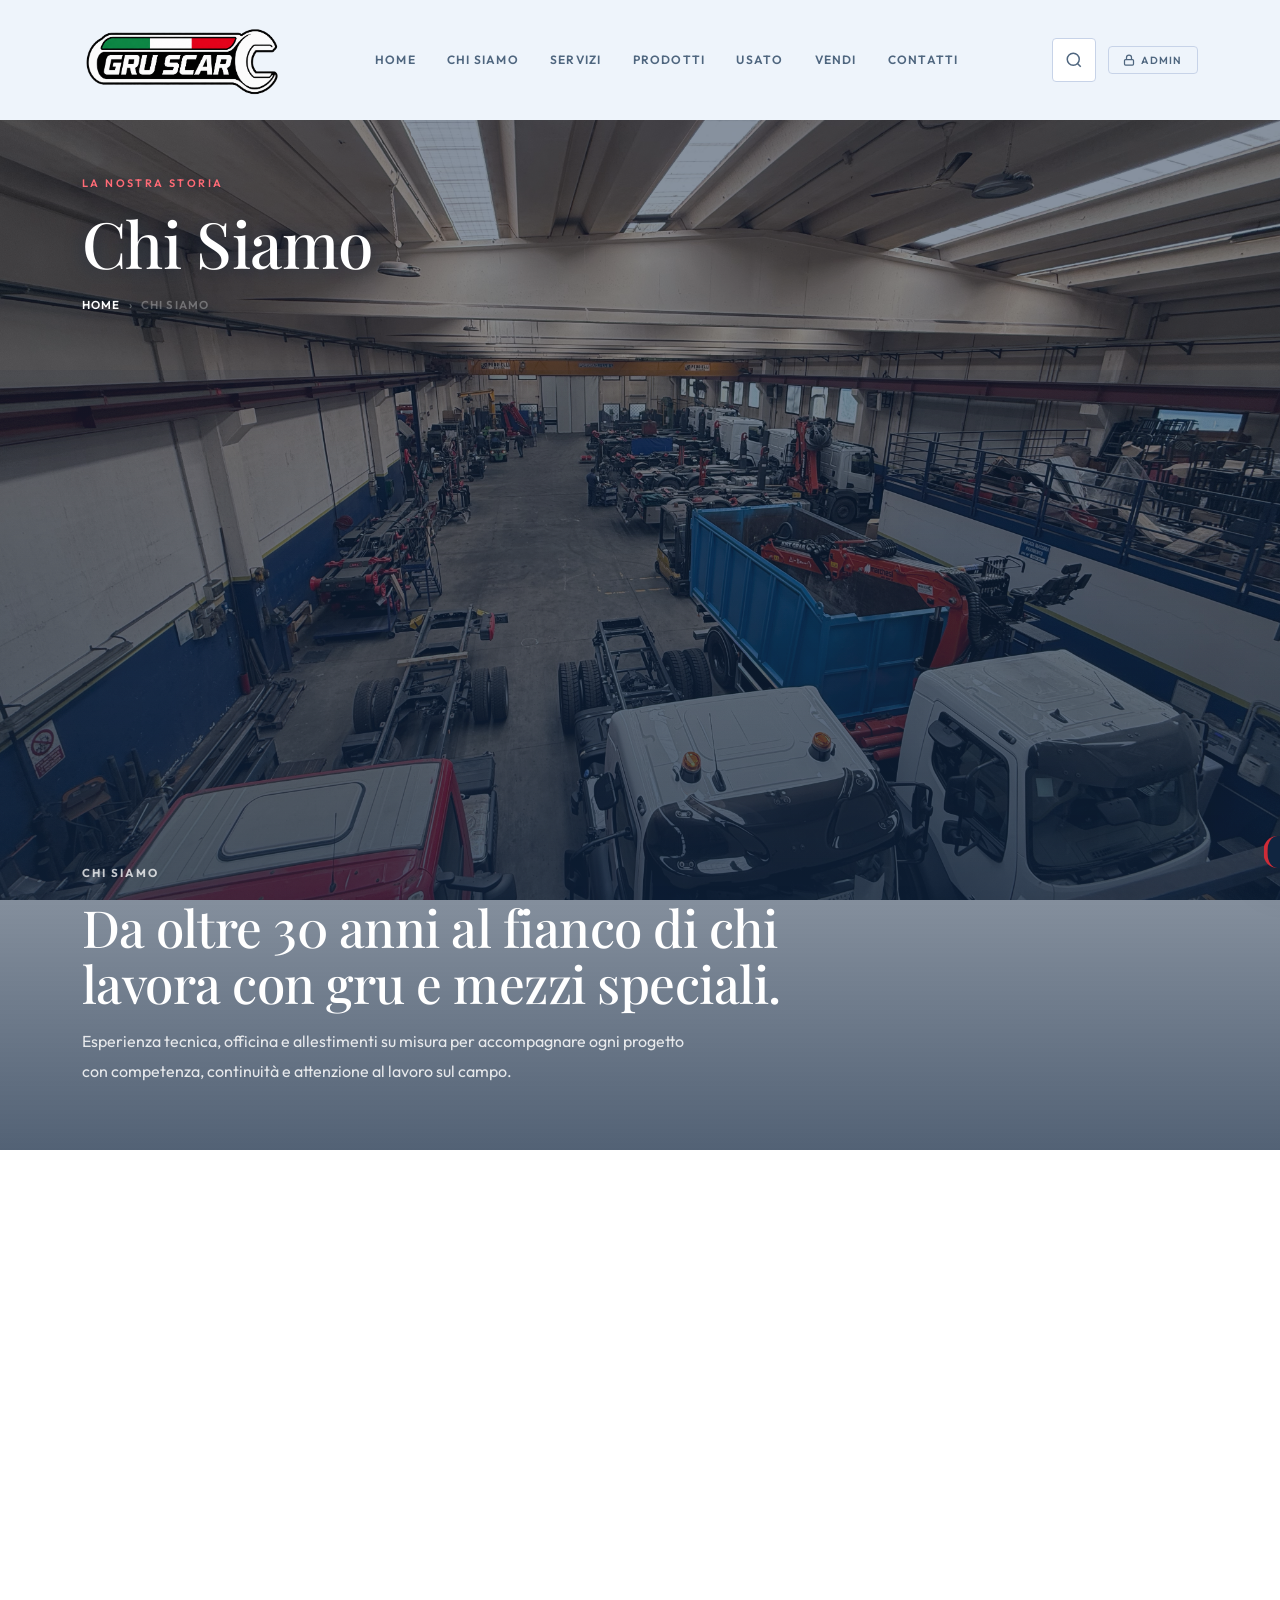
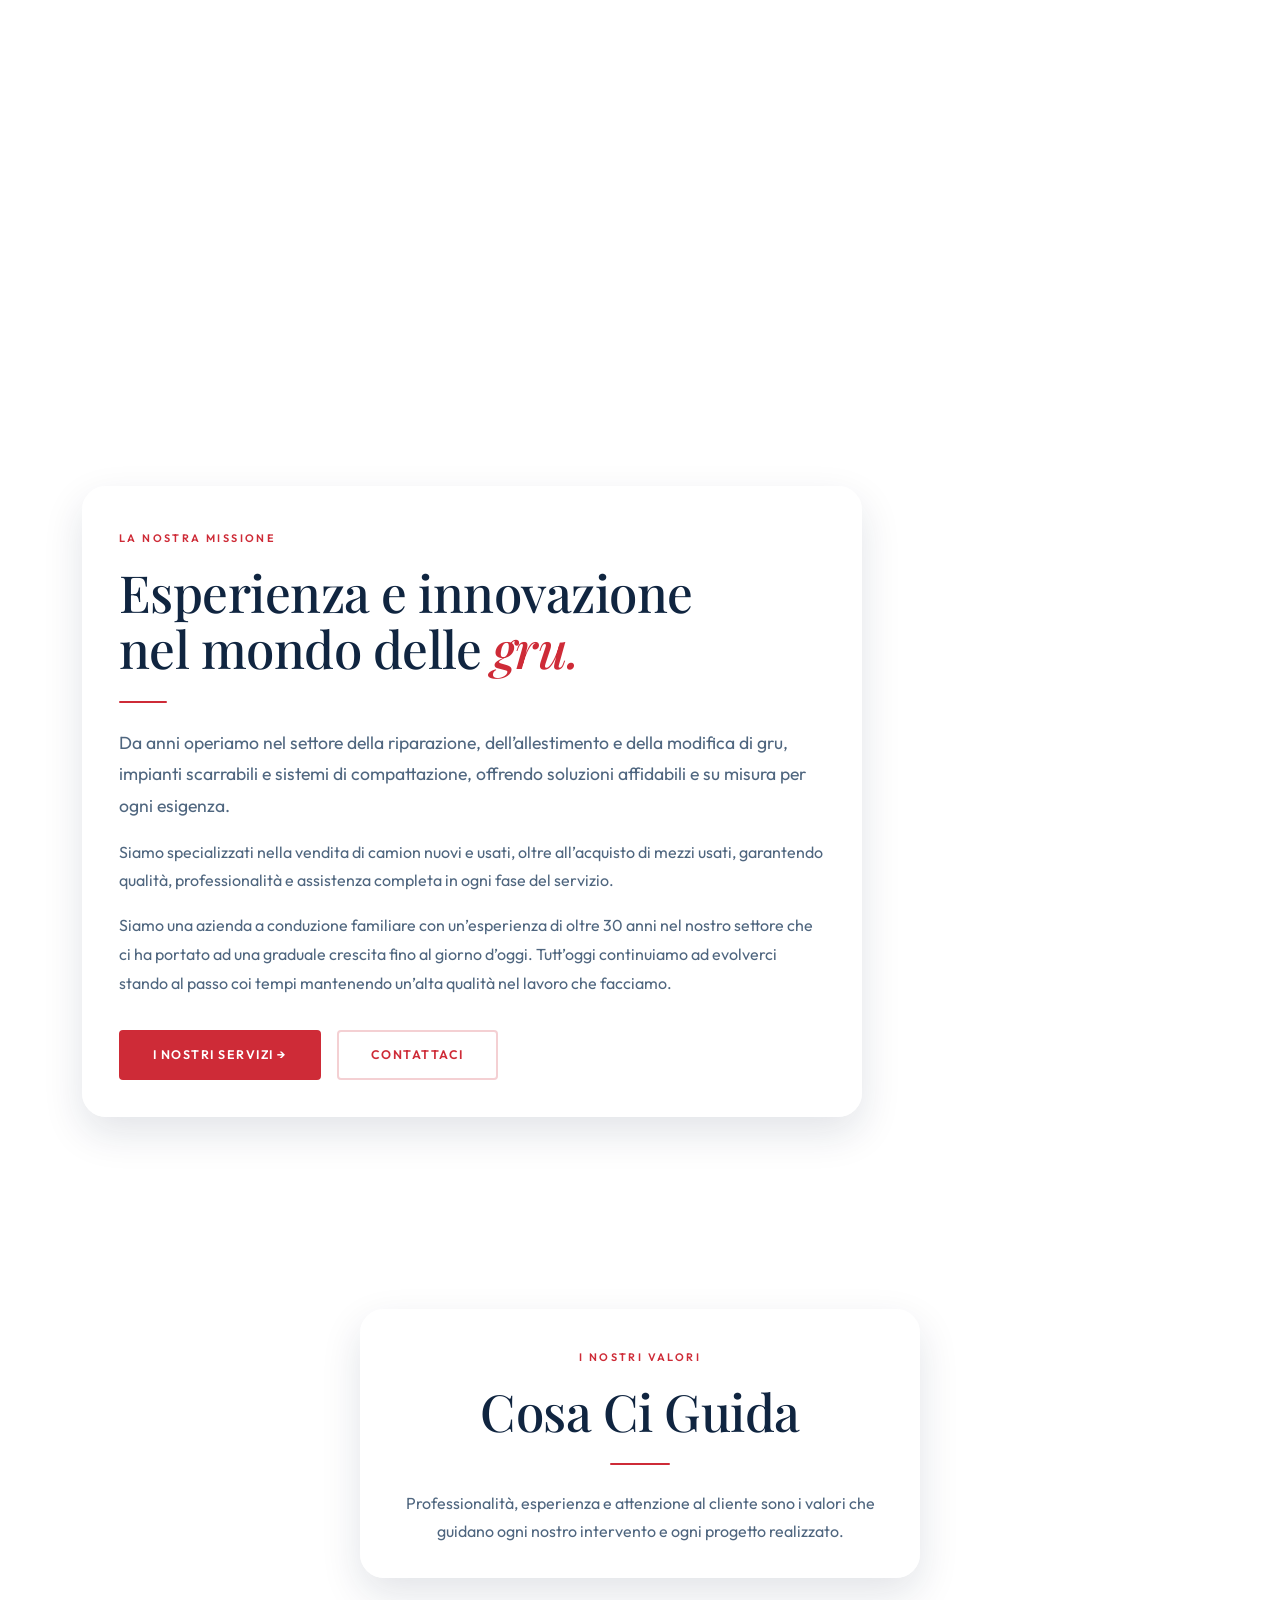
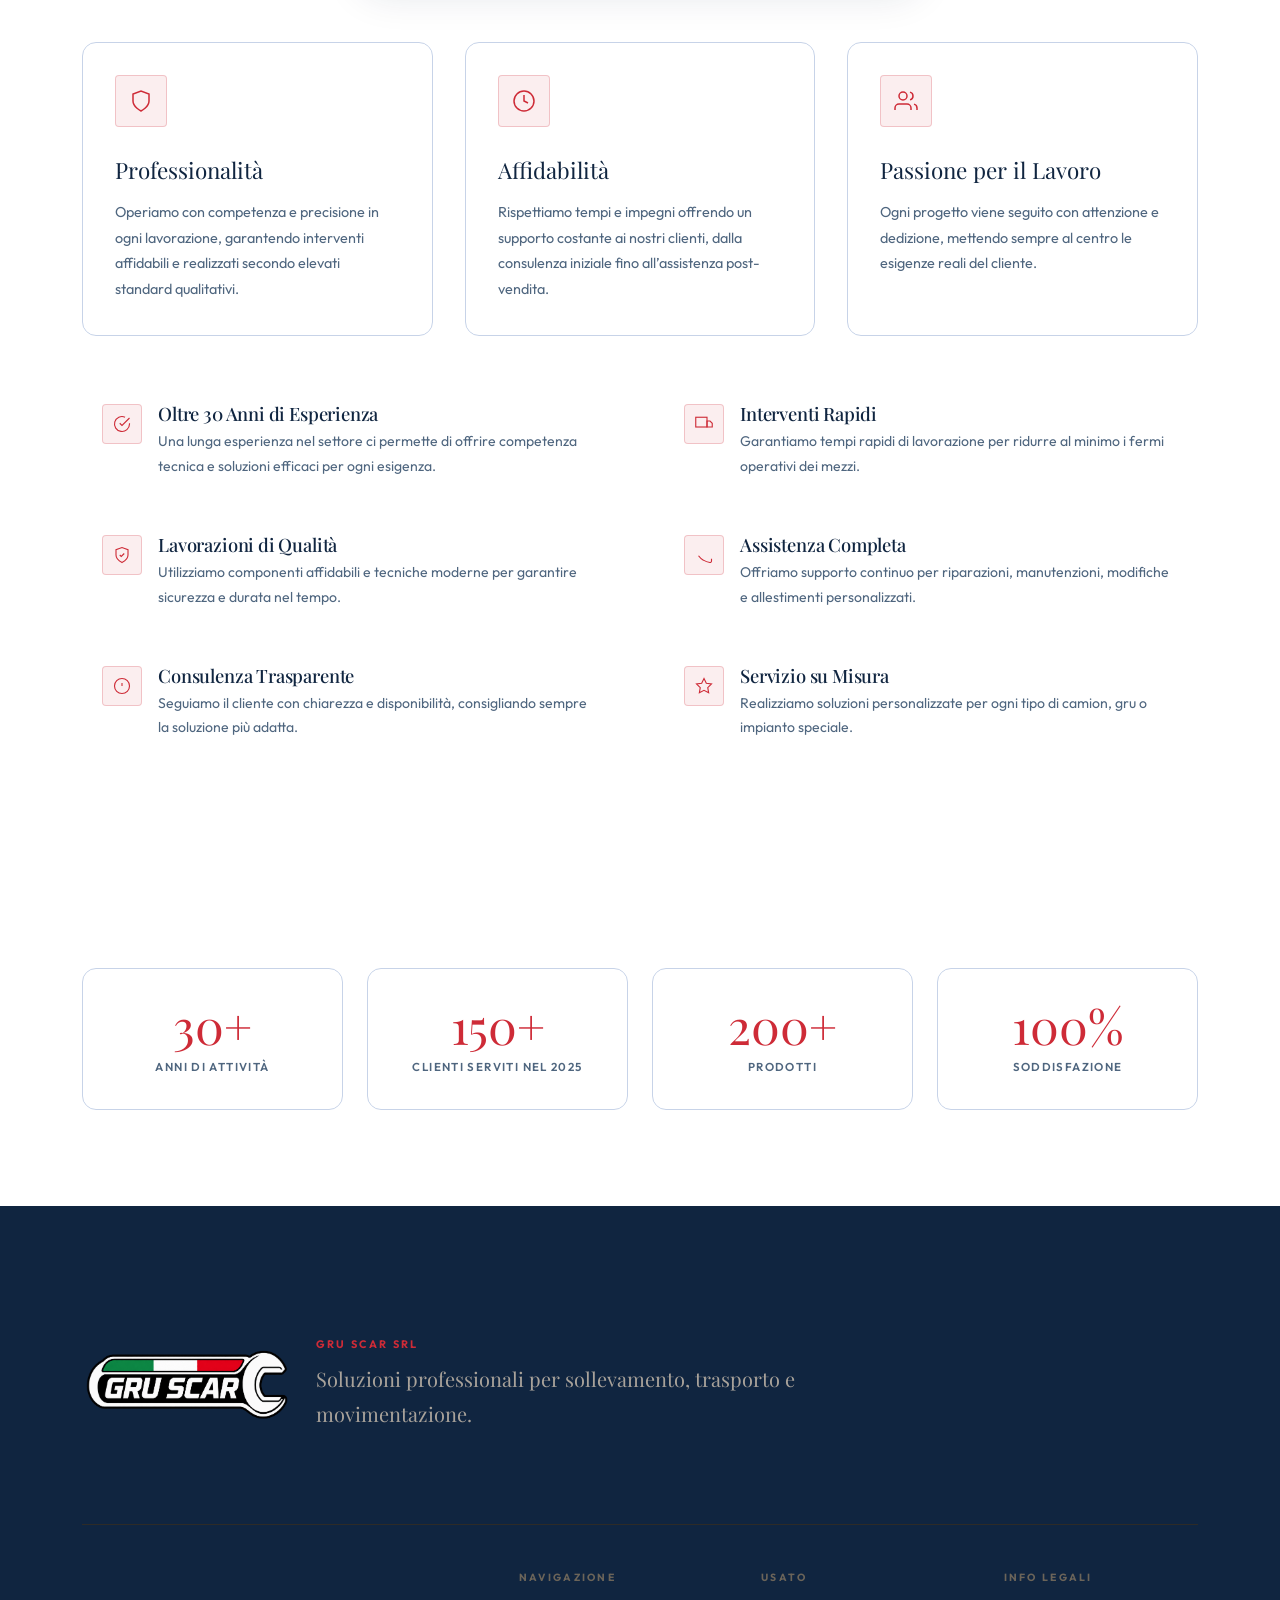
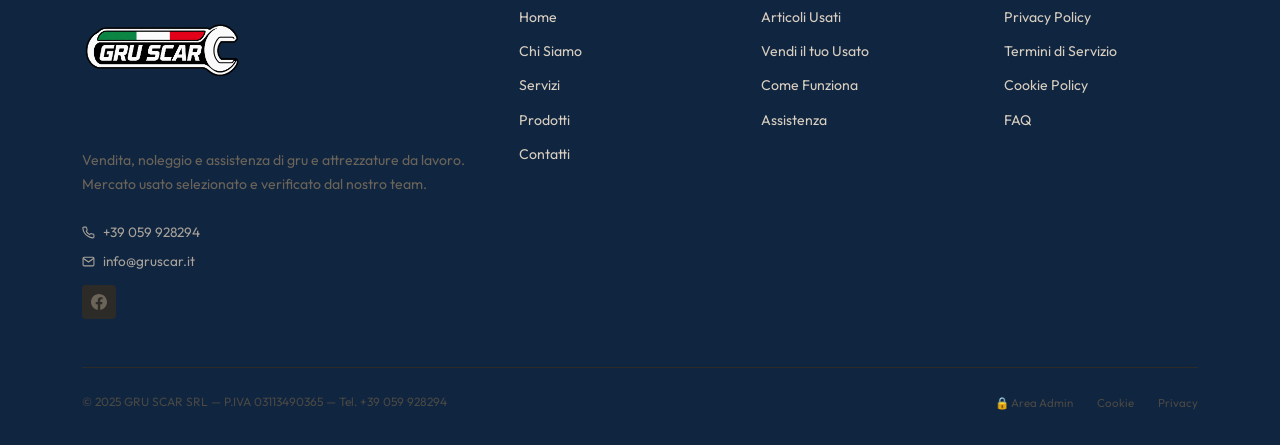
<file: chi-siamo.html>
<!DOCTYPE html>
<html lang="it">
<head>
  <meta charset="UTF-8">
  <meta name="viewport" content="width=device-width, initial-scale=1.0">
  <title>Chi Siamo — GRU SCAR SRL</title>
  <meta name="description" content="GRU SCAR SRL offre vendita, assistenza e riparazione di gru, impianti scarrabili, compattatori e camion nuovi e usati, con consulenza tecnica e mercato usato selezionato.">
  <link rel="canonical" href="https://www.gruscar.it/chi-siamo.html">
  <link rel="icon" type="image/png" href="logo.png">
  <link rel="apple-touch-icon" href="logo.png">
  <meta property="og:site_name" content="GRU SCAR SRL">
  <meta property="og:title" content="Chi Siamo — GRU SCAR SRL">
  <meta property="og:description" content="Scopri GRU SCAR SRL: vendita, assistenza e riparazione di gru, scarrabili, compattatori e camion.">
  <meta property="og:type" content="website">
  <meta property="og:url" content="https://www.gruscar.it/chi-siamo.html">
  <meta property="og:image" content="https://www.gruscar.it/logo.png">
  <meta name="twitter:card" content="summary">
  <link rel="preconnect" href="https://fonts.googleapis.com">
  <link href="https://fonts.googleapis.com/css2?family=Playfair+Display:ital,wght@0,400;0,500;0,600;1,400;1,500&family=Outfit:wght@300;400;500;600&display=swap" rel="stylesheet">
  <link rel="stylesheet" href="style.css">
  <style>
    body.about-page {
      background: transparent;
      position: relative;
    }
    .about-page-bg {
      position: fixed;
      top: var(--nav-h);
      right: 0;
      bottom: 0;
      left: 0;
      background: url('sfondo2.png') center center/cover no-repeat;
      z-index: 0;
    }
    .about-page-bg::after {
      content: '';
      position: absolute;
      inset: 0;
      background: rgba(16, 37, 64, 0.5);
    }
    .about-page > .page-header,
    .about-page > .about-hero-pin,
    .about-page > .section,
    .about-page > footer {
      position: relative;
      z-index: 1;
    }
    .about-page .page-header {
      background: transparent;
      backdrop-filter: none;
      -webkit-backdrop-filter: none;
      border-bottom: none;
    }
    .about-page .page-header h1 { color: #fff; text-shadow: 0 2px 18px rgba(16, 37, 64, 0.55); }
    .about-page .page-header .section-tag { color: #ff6b76; text-shadow: 0 1px 10px rgba(16, 37, 64, 0.6); }
    .about-page .breadcrumb { color: rgba(255, 255, 255, 0.75); }
    .about-page .breadcrumb a { color: #fff; }
    .about-page .section-alt {
      background: transparent;
      backdrop-filter: none;
      -webkit-backdrop-filter: none;
      border: none;
    }
    .about-page .glass-card .section-tag { color: var(--gold); text-shadow: none; }
    .about-page .glass-card {
      background: rgba(255, 255, 255, 0.84);
      backdrop-filter: blur(10px);
      -webkit-backdrop-filter: blur(10px);
      border: 1.5px solid rgba(255, 255, 255, 0.38);
      border-radius: var(--radius-xl);
      box-shadow: 0 16px 40px rgba(16, 37, 64, 0.12);
      padding: 2.25rem;
    }
    .about-hero-pin {
      height: 180vh;
      position: relative;
      background: transparent;
    }
    .about-hero-sticky {
      position: sticky;
      top: var(--nav-h);
      height: calc(100vh - var(--nav-h));
      overflow: hidden;
    }
    .about-hero-visual {
      position: relative;
      height: 100%;
      background: transparent;
    }
    .about-hero-visual::before {
      content: '';
      position: absolute;
      inset: 0;
      background: linear-gradient(180deg, rgba(16, 37, 64, 0.08), rgba(16, 37, 64, 0.72));
    }
    .about-hero-content {
      position: relative;
      z-index: 1;
      height: 100%;
      display: flex;
      flex-direction: column;
      justify-content: flex-end;
      padding-bottom: 4rem;
      color: #fff;
    }
    .about-hero-eyebrow {
      font-size: 0.72rem;
      font-weight: 700;
      letter-spacing: 0.18em;
      text-transform: uppercase;
      color: rgba(255,255,255,0.76);
      margin-bottom: 1rem;
    }
    .about-hero-content h2 {
      color: #fff;
      max-width: 720px;
      margin-bottom: 1rem;
    }
    .about-hero-content p {
      max-width: 620px;
      color: rgba(255,255,255,0.84);
      font-size: 1rem;
      line-height: 1.85;
    }
    .about-intro-copy {
      max-width: 780px;
    }
    .about-page .stat-box,
    .about-page .offer-card,
    .about-page .about-feat,
    .about-page .about-values-intro {
      background: rgba(255, 255, 255, 0.84);
      backdrop-filter: blur(10px);
      -webkit-backdrop-filter: blur(10px);
    }
    .about-values-intro {
      padding: 2rem 2.25rem;
      border: 1.5px solid rgba(255, 255, 255, 0.38);
      border-radius: var(--radius-xl);
      box-shadow: 0 16px 40px rgba(16, 37, 64, 0.12);
    }
    .about-page .about-feat {
      padding: 1.2rem;
      border: 1.5px solid rgba(255, 255, 255, 0.38);
      border-radius: var(--radius-lg);
      margin-bottom: 1rem;
    }
    @media (max-width: 1024px) {
      .about-hero-pin {
        height: 150vh;
      }
    }
    @media (max-width: 768px) {
      .about-hero-pin {
        height: auto;
      }
      .about-hero-sticky {
        position: relative;
        top: auto;
        height: 68vh;
        min-height: 420px;
      }
      .about-hero-content {
        padding-bottom: 2.5rem;
      }
      .about-page-bg {
        top: 0;
      }
    }
    @media (max-width: 640px) {
      .about-hero-sticky {
        height: 56vh;
        min-height: 340px;
      }
      .about-hero-content p {
        font-size: 0.94rem;
      }
    }
  </style>
</head>
<body class="about-page">
  <header id="navbar"></header>
  <div class="about-page-bg" aria-hidden="true"></div>

  <!-- PAGE HEADER -->
  <div class="page-header">
    <div class="container page-header-inner">
      <span class="section-tag">La Nostra Storia</span>
      <h1>Chi Siamo</h1>
      <div class="breadcrumb">
        <a href="index.html">Home</a>
        <span>›</span>
        <span>Chi Siamo</span>
      </div>
    </div>
  </div>

  <!-- ════════════ HERO STICKY ════════════ -->
  <section class="about-hero-pin">
    <div class="about-hero-sticky">
      <div class="about-hero-visual">
        <div class="container about-hero-content fade-in">
          <div class="about-hero-eyebrow">Chi Siamo</div>
          <h2>Da oltre 30 anni al fianco di chi lavora con gru e mezzi speciali.</h2>
          <p>Esperienza tecnica, officina e allestimenti su misura per accompagnare ogni progetto con competenza, continuità e attenzione al lavoro sul campo.</p>
        </div>
      </div>
    </div>
  </section>

  <!-- ════════════ INTRO ════════════ -->
  <section class="section section-alt">
    <div class="container">
      <div class="fade-in about-intro-copy glass-card">
          <span class="section-tag">La Nostra Missione</span>
          <h2>Esperienza e innovazione <br>nel mondo delle <em style="color:var(--gold);">gru.</em></h2>
          <div class="divider"></div>
          <p class="lead">Da anni operiamo nel settore della riparazione, dell’allestimento e della modifica di gru, impianti scarrabili e sistemi di compattazione, offrendo soluzioni affidabili e su misura per ogni esigenza.</p>
          <p style="color:var(--text-muted);margin-top:1rem;line-height:1.8;">Siamo specializzati nella vendita di camion nuovi e usati, oltre all’acquisto di mezzi usati, garantendo qualità, professionalità e assistenza completa in ogni fase del servizio.</p>
          <p style="color:var(--text-muted);margin-top:1rem;line-height:1.8;">Siamo una azienda a conduzione familiare con un’esperienza di oltre 30 anni nel nostro settore che ci ha portato ad una graduale crescita fino al giorno d’oggi. Tutt’oggi continuiamo ad evolverci stando al passo coi tempi mantenendo un’alta qualità nel lavoro che facciamo.</p>
          <div class="mt-2" style="display:flex;gap:1rem;flex-wrap:wrap;">
            <a href="cosa-offriamo.html" class="btn btn-gold">I Nostri Servizi →</a>
            <a href="contatti.html" class="btn btn-outline">Contattaci</a>
          </div>
      </div>
    </div>
  </section>

  <!-- ════════════ VALORI ════════════ -->
  <section class="section">

  <div class="container">

    <div class="text-center fade-in about-values-intro" style="max-width:560px;margin:0 auto 4rem;">

      <span class="section-tag">I Nostri Valori</span>

      <h2>Cosa Ci Guida</h2>

      <div class="divider-center"></div>

      <p style="color:var(--text-muted);">

        Professionalità, esperienza e attenzione al cliente sono i valori che guidano ogni nostro intervento e ogni progetto realizzato.

      </p>

    </div>

    <div class="grid-3 fade-in fade-in-d1">

      <div class="offer-card">

        <div class="offer-icon-box">

          <svg width="24" height="24" viewBox="0 0 24 24" fill="none" stroke="currentColor" stroke-width="1.5"><path d="M12 22s8-4 8-10V5l-8-3-8 3v7c0 6 8 10 8 10z"/></svg>

        </div>

        <div class="offer-title">Professionalità</div>

        <p style="color:var(--text-muted);font-size:.9rem;line-height:1.8;">

          Operiamo con competenza e precisione in ogni lavorazione, garantendo interventi affidabili e realizzati secondo elevati standard qualitativi.

        </p>

      </div>

      <div class="offer-card">

        <div class="offer-icon-box">

          <svg width="24" height="24" viewBox="0 0 24 24" fill="none" stroke="currentColor" stroke-width="1.5"><circle cx="12" cy="12" r="10"/><path d="M12 6v6l4 2"/></svg>

        </div>

        <div class="offer-title">Affidabilità</div>

        <p style="color:var(--text-muted);font-size:.9rem;line-height:1.8;">

          Rispettiamo tempi e impegni offrendo un supporto costante ai nostri clienti, dalla consulenza iniziale fino all’assistenza post-vendita.

        </p>

      </div>

      <div class="offer-card">

        <div class="offer-icon-box">

          <svg width="24" height="24" viewBox="0 0 24 24" fill="none" stroke="currentColor" stroke-width="1.5"><path d="M17 21v-2a4 4 0 0 0-4-4H5a4 4 0 0 0-4 4v2"/><circle cx="9" cy="7" r="4"/><path d="M23 21v-2a4 4 0 0 0-3-3.87"/><path d="M16 3.13a4 4 0 0 1 0 7.75"/></svg>

        </div>

        <div class="offer-title">Passione per il Lavoro</div>

        <p style="color:var(--text-muted);font-size:.9rem;line-height:1.8;">

          Ogni progetto viene seguito con attenzione e dedizione, mettendo sempre al centro le esigenze reali del cliente.

        </p>

      </div>

    </div>

    <!-- ABOUT FEATURES LIST -->

    <div class="grid-2 mt-3 fade-in fade-in-d2" style="align-items:start;">

      <div>

        <div class="about-feat">

          <div class="about-feat-icon">

            <svg width="18" height="18" viewBox="0 0 24 24" fill="none" stroke="currentColor" stroke-width="1.5"><path d="M22 11.08V12a10 10 0 1 1-5.93-9.14"/><polyline points="22 4 12 14.01 9 11.01"/></svg>

          </div>

          <div>

            <h4 style="margin-bottom:.3rem;">Oltre 30 Anni di Esperienza</h4>

            <p style="font-size:.88rem;color:var(--text-muted);">

              Una lunga esperienza nel settore ci permette di offrire competenza tecnica e soluzioni efficaci per ogni esigenza.

            </p>

          </div>

        </div>

        <div class="about-feat">

          <div class="about-feat-icon">

            <svg width="18" height="18" viewBox="0 0 24 24" fill="none" stroke="currentColor" stroke-width="1.5"><path d="M12 22s8-4 8-10V5l-8-3-8 3v7c0 6 8 10 8 10z"/><path d="m9 12 2 2 4-4"/></svg>

          </div>

          <div>

            <h4 style="margin-bottom:.3rem;">Lavorazioni di Qualità</h4>

            <p style="font-size:.88rem;color:var(--text-muted);">

              Utilizziamo componenti affidabili e tecniche moderne per garantire sicurezza e durata nel tempo.

            </p>

          </div>

        </div>

        <div class="about-feat">

          <div class="about-feat-icon">

            <svg width="18" height="18" viewBox="0 0 24 24" fill="none" stroke="currentColor" stroke-width="1.5"><circle cx="12" cy="12" r="10"/><line x1="12" y1="8" x2="12" y2="12"/><line x1="12" y1="16" x2="12.01" y2="16"/></svg>

          </div>

          <div>

            <h4 style="margin-bottom:.3rem;">Consulenza Trasparente</h4>

            <p style="font-size:.88rem;color:var(--text-muted);">

              Seguiamo il cliente con chiarezza e disponibilità, consigliando sempre la soluzione più adatta.

            </p>

          </div>

        </div>

      </div>

      <div>

        <div class="about-feat">

          <div class="about-feat-icon">

            <svg width="18" height="18" viewBox="0 0 24 24" fill="none" stroke="currentColor" stroke-width="1.5"><rect x="1" y="3" width="15" height="13"/><polygon points="16 8 20 8 23 11 23 16 16 16 16 8"/></svg>

          </div>

          <div>

            <h4 style="margin-bottom:.3rem;">Interventi Rapidi</h4>

            <p style="font-size:.88rem;color:var(--text-muted);">

              Garantiamo tempi rapidi di lavorazione per ridurre al minimo i fermi operativi dei mezzi.

            </p>

          </div>

        </div>

        <div class="about-feat">

          <div class="about-feat-icon">

            <svg width="18" height="18" viewBox="0 0 24 24" fill="none" stroke="currentColor" stroke-width="1.5"><path d="M22 16.92v3a2 2 0 0 1-2.18 2 19.79 19.79 0 0 1-8.63-3.07A19.5 19.5 0 0 1 4.69 13"/></svg>

          </div>

          <div>

            <h4 style="margin-bottom:.3rem;">Assistenza Completa</h4>

            <p style="font-size:.88rem;color:var(--text-muted);">

              Offriamo supporto continuo per riparazioni, manutenzioni, modifiche e allestimenti personalizzati.

            </p>

          </div>

        </div>

        <div class="about-feat">

          <div class="about-feat-icon">

            <svg width="18" height="18" viewBox="0 0 24 24" fill="none" stroke="currentColor" stroke-width="1.5"><polygon points="12 2 15.09 8.26 22 9.27 17 14.14 18.18 21.02 12 17.77 5.82 21.02 7 14.14 2 9.27 8.91 8.26 12 2"/></svg>

          </div>

          <div>

            <h4 style="margin-bottom:.3rem;">Servizio su Misura</h4>

            <p style="font-size:.88rem;color:var(--text-muted);">

              Realizziamo soluzioni personalizzate per ogni tipo di camion, gru o impianto speciale.

            </p>

          </div>

        </div>

      </div>

    </div>

  </div>

</section>

  <!-- ════════════ STATISTICHE ════════════ -->
  <section class="section section-alt">
    <div class="container">
      <div class="grid-4 fade-in">
        <div class="stat-box"><div class="stat-num">30+</div><div class="stat-lbl">Anni di Attività</div></div>
        <div class="stat-box"><div class="stat-num">150+</div><div class="stat-lbl">Clienti Serviti nel 2025</div></div>
        <div class="stat-box"><div class="stat-num">200+</div><div class="stat-lbl">Prodotti</div></div>
        <div class="stat-box"><div class="stat-num">100%</div><div class="stat-lbl">Soddisfazione</div></div>
      </div>
    </div>
  </section>

  

  <footer id="site-footer"></footer>
  <script src="main.js"></script>
  <script src="components.js"></script>
</body>
</html>
</file>
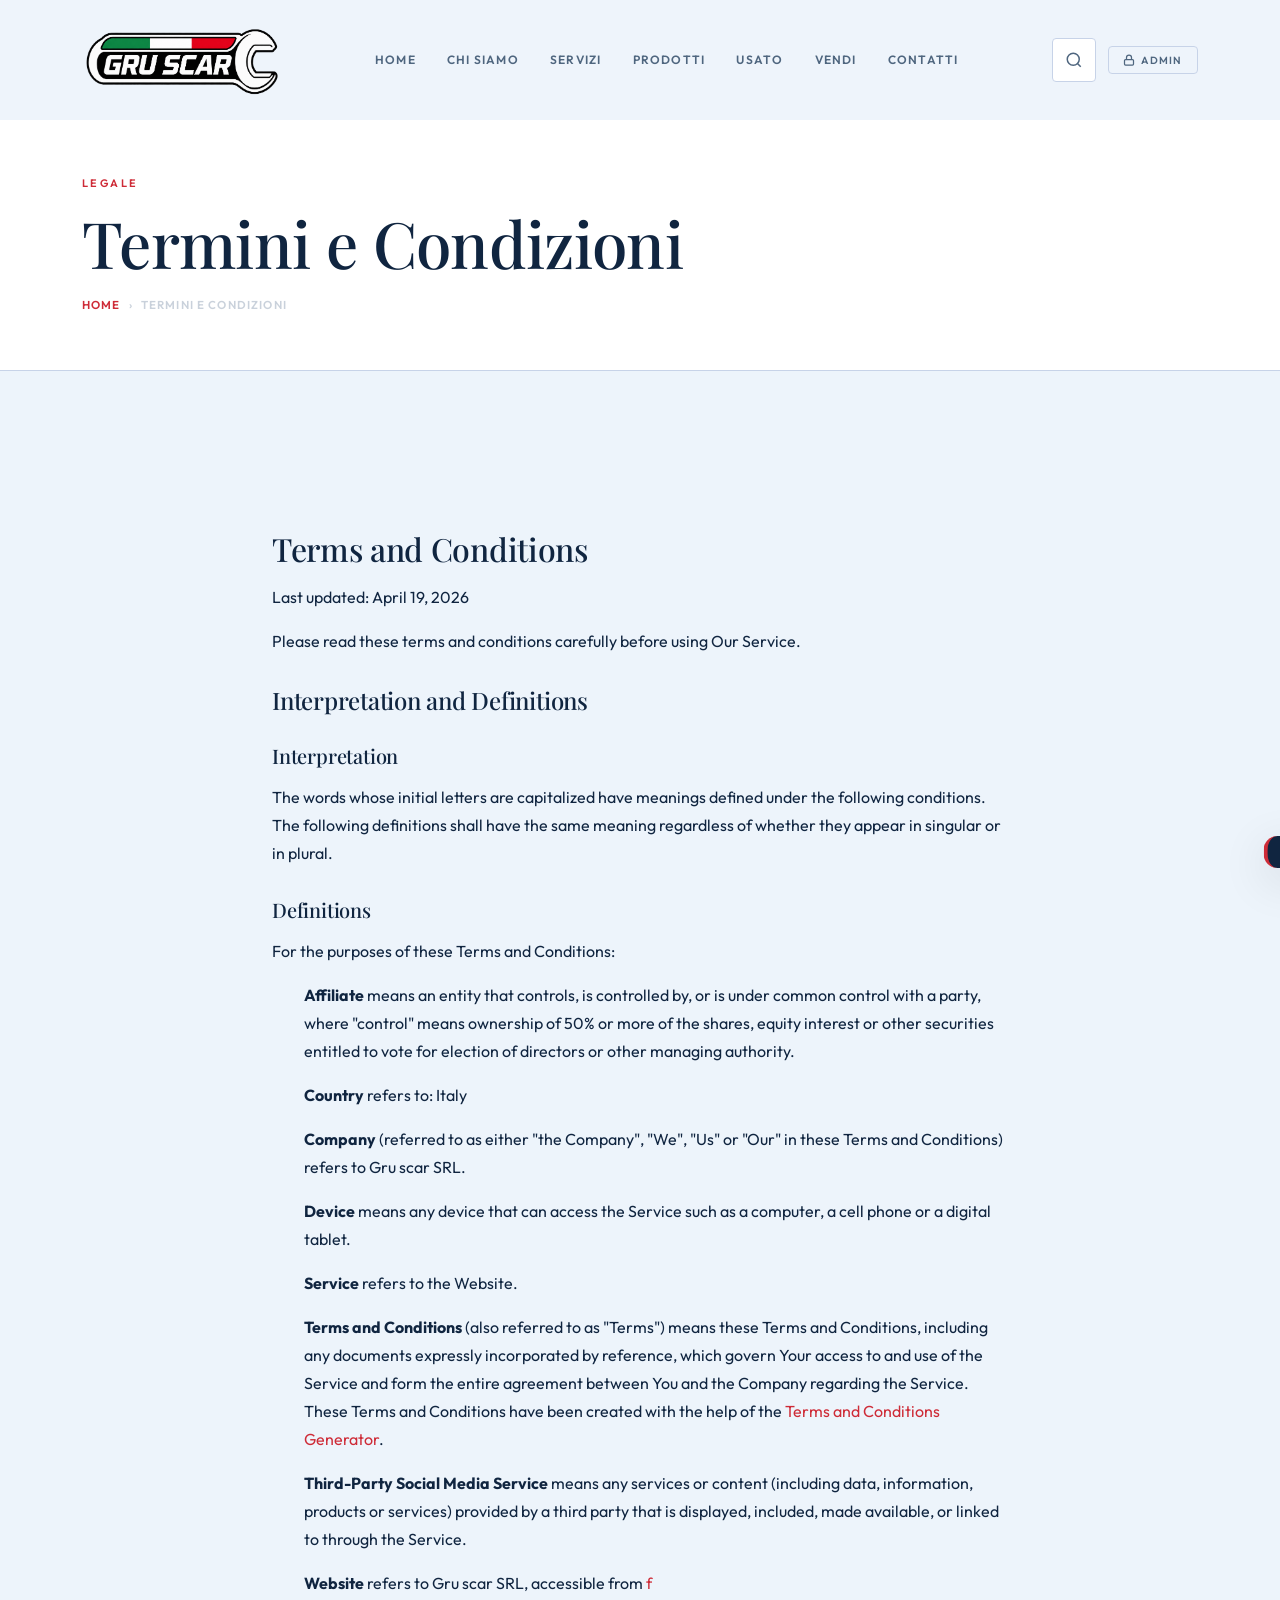
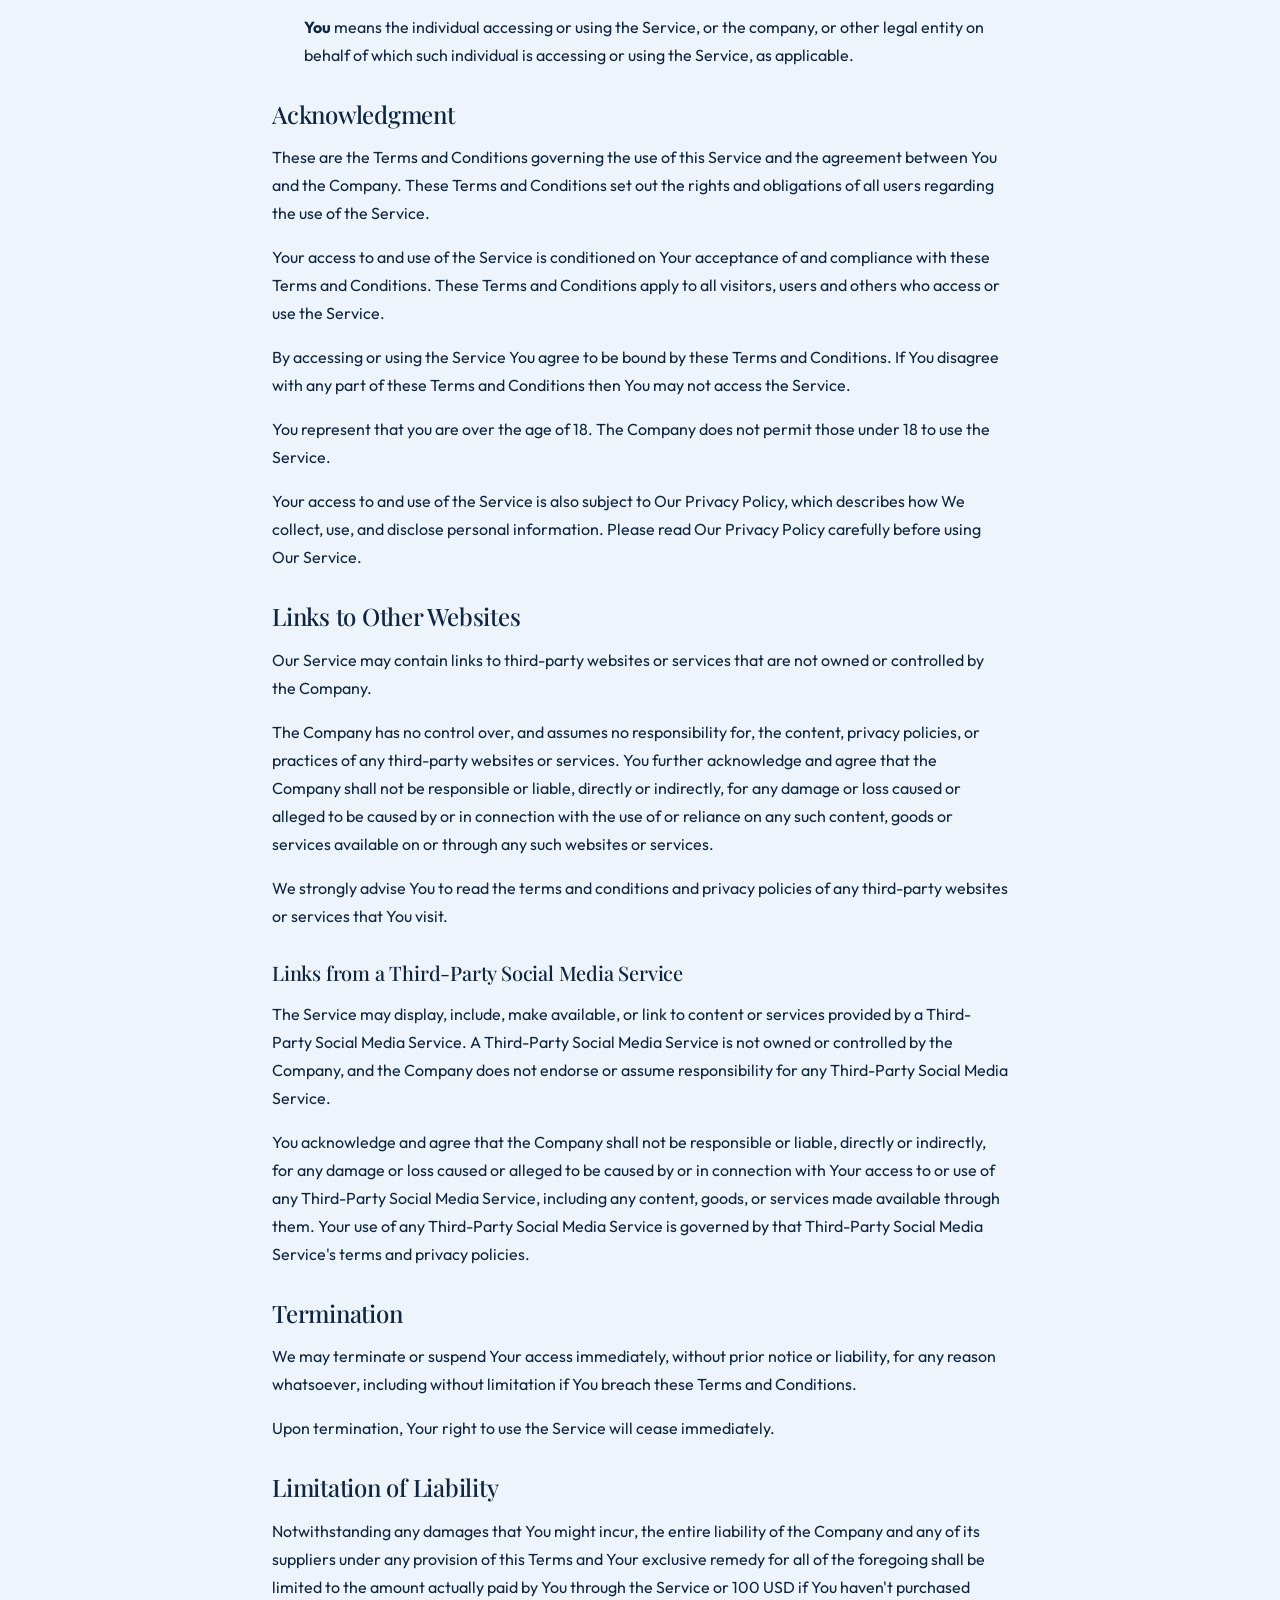
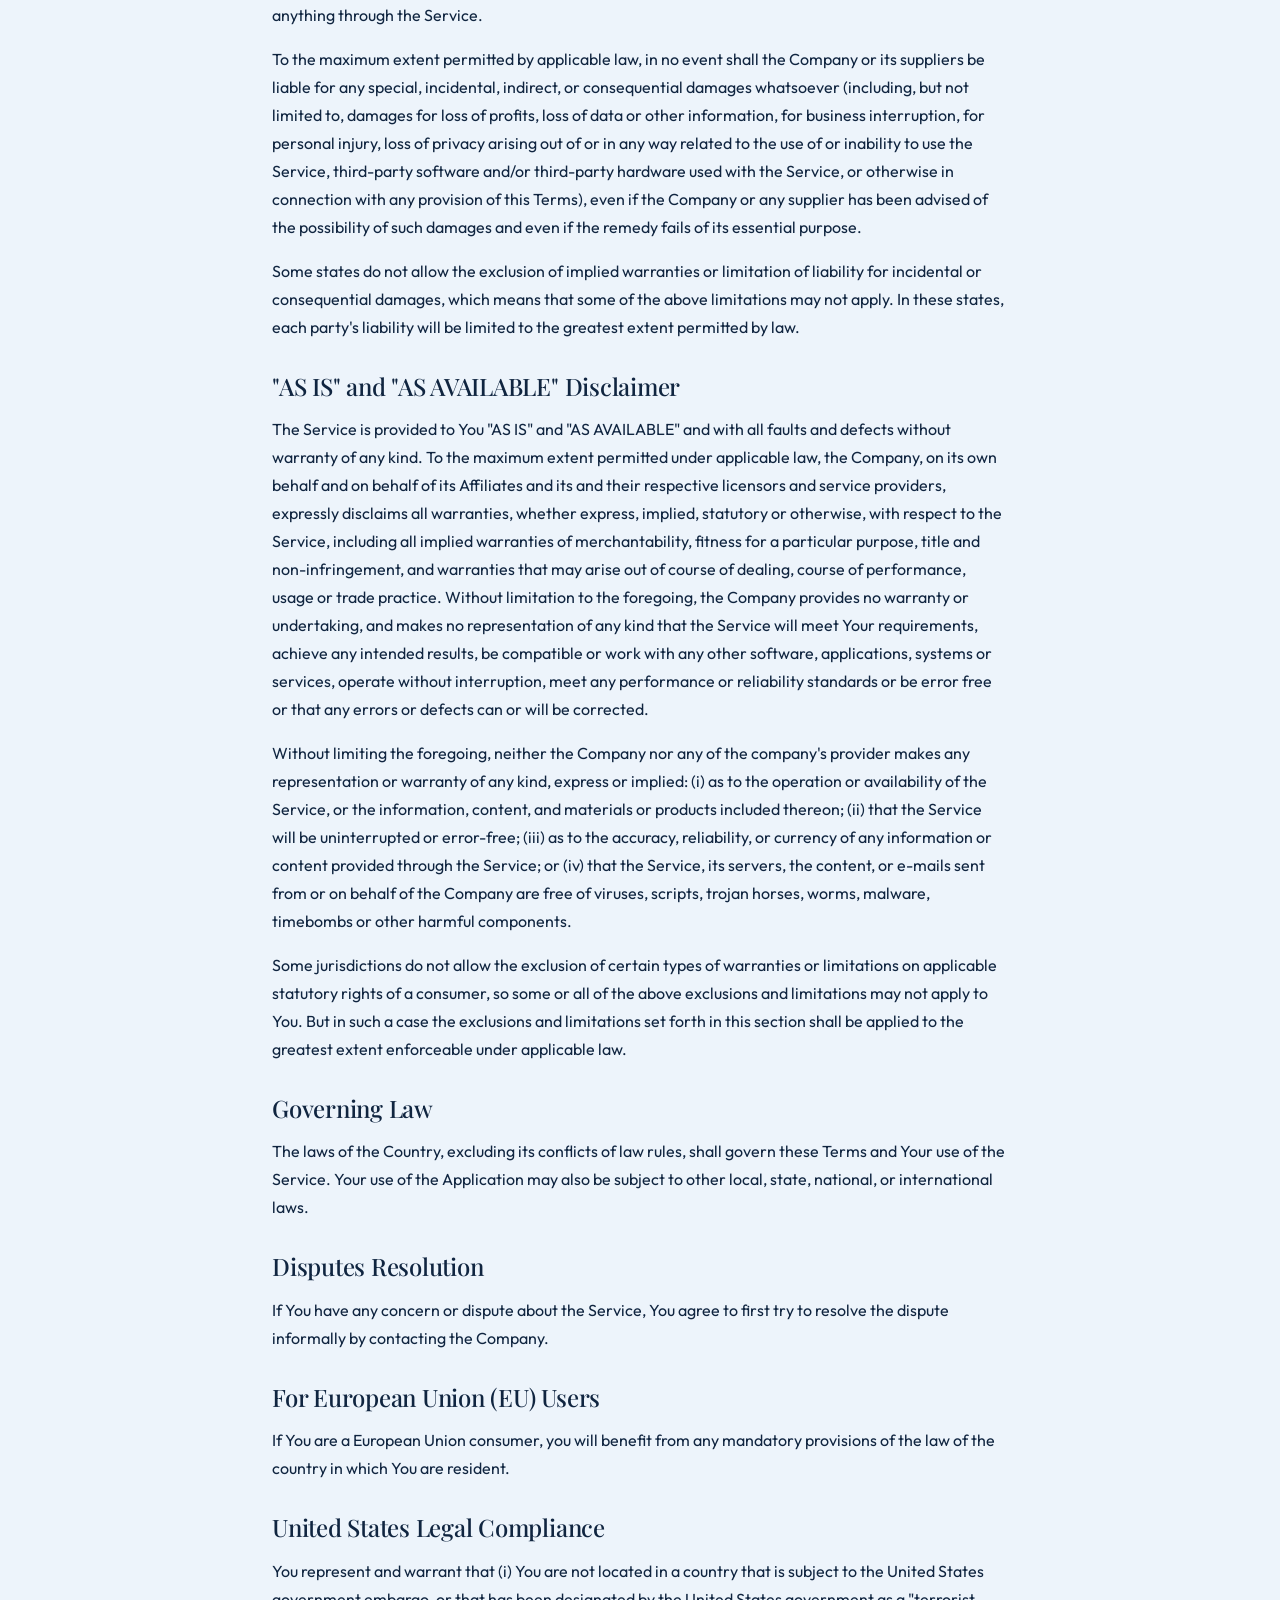
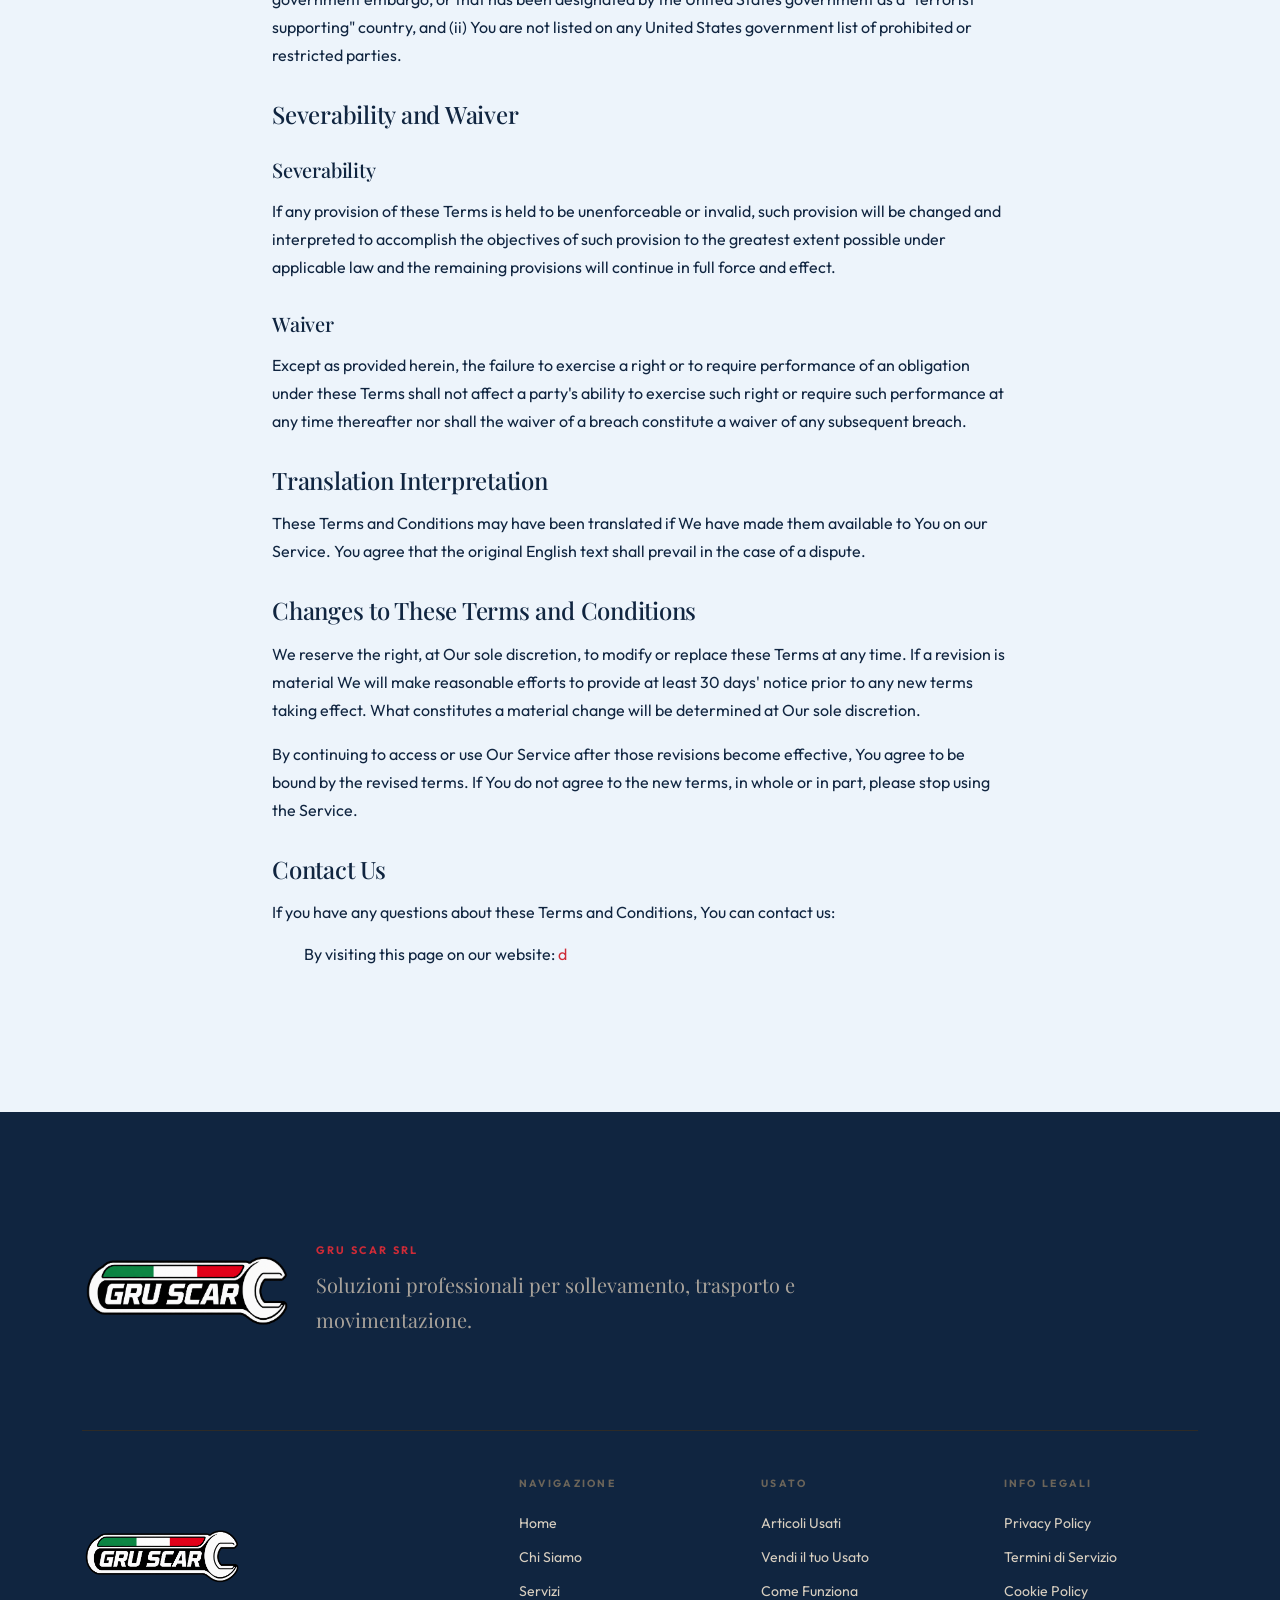
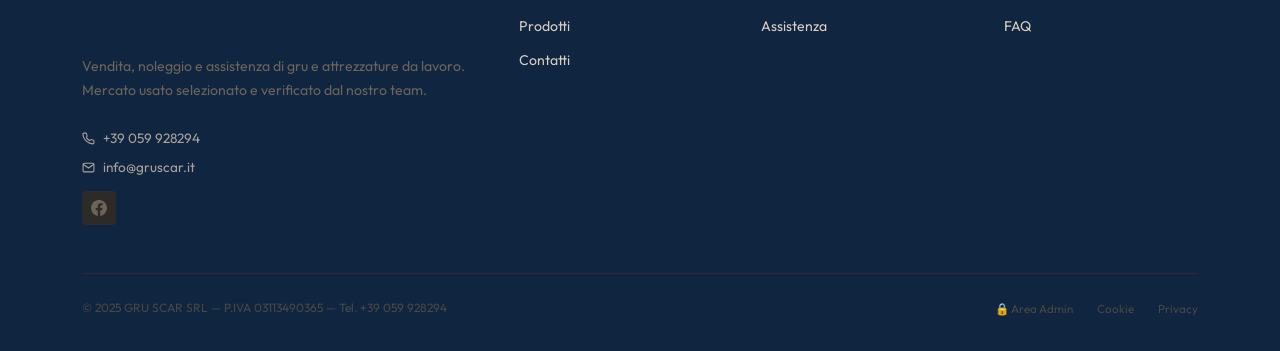
<file: termini-e-condizioni.html>
<!DOCTYPE html>
<html lang="it">
<head>
  <meta charset="UTF-8">
  <meta name="viewport" content="width=device-width, initial-scale=1.0">
  <title>Termini e Condizioni — GRU SCAR SRL</title>
  <meta name="description" content="Termini e Condizioni di Servizio per GRU SCAR SRL.">
  <link rel="preconnect" href="https://fonts.googleapis.com">
  <link href="https://fonts.googleapis.com/css2?family=Playfair+Display:ital,wght@0,400;0,500;0,600;1,400;1,500&family=Outfit:wght@300;400;500;600&display=swap" rel="stylesheet">
  <link rel="stylesheet" href="style.css">
  <style>
    .terms-content {
      max-width: 800px;
      margin: 0 auto;
      padding: 2rem;
      line-height: 1.6;
    }
    .terms-content h1, .terms-content h2, .terms-content h3 {
      color: var(--text);
      margin-top: 2rem;
      margin-bottom: 1rem;
    }
    .terms-content h1 { font-size: 2rem; }
    .terms-content h2 { font-size: 1.5rem; }
    .terms-content h3 { font-size: 1.25rem; }
    .terms-content p { margin-bottom: 1rem; }
    .terms-content ul { margin-bottom: 1rem; padding-left: 2rem; }
    .terms-content li { margin-bottom: 0.5rem; }
    .terms-content a { color: var(--gold); text-decoration: none; }
    .terms-content a:hover { text-decoration: underline; }
  </style>
</head>
<body>
  <header id="navbar"></header>

  <div class="page-header">
    <div class="container page-header-inner">
      <span class="section-tag">Legale</span>
      <h1>Termini e Condizioni</h1>
      <div class="breadcrumb">
        <a href="index.html">Home</a><span>›</span>
        <span>Termini e Condizioni</span>
      </div>
    </div>
  </div>

  <section class="section">
    <div class="container">
      <div class="terms-content">
        <h1>Terms and Conditions</h1>
        <p>Last updated: April 19, 2026</p>
        <p>Please read these terms and conditions carefully before using Our Service.</p>
        <h2>Interpretation and Definitions</h2>
        <h3>Interpretation</h3>
        <p>The words whose initial letters are capitalized have meanings defined under the following conditions. The following definitions shall have the same meaning regardless of whether they appear in singular or in plural.</p>
        <h3>Definitions</h3>
        <p>For the purposes of these Terms and Conditions:</p>
        <ul>
        <li>
        <p><strong>Affiliate</strong> means an entity that controls, is controlled by, or is under common control with a party, where &quot;control&quot; means ownership of 50% or more of the shares, equity interest or other securities entitled to vote for election of directors or other managing authority.</p>
        </li>
        <li>
        <p><strong>Country</strong> refers to:  Italy</p>
        </li>
        <li>
        <p><strong>Company</strong> (referred to as either &quot;the Company&quot;, &quot;We&quot;, &quot;Us&quot; or &quot;Our&quot; in these Terms and Conditions) refers to Gru scar SRL.</p>
        </li>
        <li>
        <p><strong>Device</strong> means any device that can access the Service such as a computer, a cell phone or a digital tablet.</p>
        </li>
        <li>
        <p><strong>Service</strong> refers to the Website.</p>
        </li>
        <li>
        <p><strong>Terms and Conditions</strong> (also referred to as &quot;Terms&quot;) means these Terms and Conditions, including any documents expressly incorporated by reference, which govern Your access to and use of the Service and form the entire agreement between You and the Company regarding the Service. These Terms and Conditions have been created with the help of the <a href="https://www.termsfeed.com/terms-conditions-generator/" target="_blank">Terms and Conditions Generator</a>.</p>
        </li>
        <li>
        <p><strong>Third-Party Social Media Service</strong> means any services or content (including data, information, products or services) provided by a third party that is displayed, included, made available, or linked to through the Service.</p>
        </li>
        <li>
        <p><strong>Website</strong> refers to Gru scar SRL, accessible from <a href="f" rel="external nofollow noopener" target="_blank">f</a></p>
        </li>
        <li>
        <p><strong>You</strong> means the individual accessing or using the Service, or the company, or other legal entity on behalf of which such individual is accessing or using the Service, as applicable.</p>
        </li>
        </ul>
        <h2>Acknowledgment</h2>
        <p>These are the Terms and Conditions governing the use of this Service and the agreement between You and the Company. These Terms and Conditions set out the rights and obligations of all users regarding the use of the Service.</p>
        <p>Your access to and use of the Service is conditioned on Your acceptance of and compliance with these Terms and Conditions. These Terms and Conditions apply to all visitors, users and others who access or use the Service.</p>
        <p>By accessing or using the Service You agree to be bound by these Terms and Conditions. If You disagree with any part of these Terms and Conditions then You may not access the Service.</p>
        <p>You represent that you are over the age of 18. The Company does not permit those under 18 to use the Service.</p>
        <p>Your access to and use of the Service is also subject to Our Privacy Policy, which describes how We collect, use, and disclose personal information. Please read Our Privacy Policy carefully before using Our Service.</p>
        <h2>Links to Other Websites</h2>
        <p>Our Service may contain links to third-party websites or services that are not owned or controlled by the Company.</p>
        <p>The Company has no control over, and assumes no responsibility for, the content, privacy policies, or practices of any third-party websites or services. You further acknowledge and agree that the Company shall not be responsible or liable, directly or indirectly, for any damage or loss caused or alleged to be caused by or in connection with the use of or reliance on any such content, goods or services available on or through any such websites or services.</p>
        <p>We strongly advise You to read the terms and conditions and privacy policies of any third-party websites or services that You visit.</p>
        <h3>Links from a Third-Party Social Media Service</h3>
        <p>The Service may display, include, make available, or link to content or services provided by a Third-Party Social Media Service. A Third-Party Social Media Service is not owned or controlled by the Company, and the Company does not endorse or assume responsibility for any Third-Party Social Media Service.</p>
        <p>You acknowledge and agree that the Company shall not be responsible or liable, directly or indirectly, for any damage or loss caused or alleged to be caused by or in connection with Your access to or use of any Third-Party Social Media Service, including any content, goods, or services made available through them. Your use of any Third-Party Social Media Service is governed by that Third-Party Social Media Service's terms and privacy policies.</p>
        <h2>Termination</h2>
        <p>We may terminate or suspend Your access immediately, without prior notice or liability, for any reason whatsoever, including without limitation if You breach these Terms and Conditions.</p>
        <p>Upon termination, Your right to use the Service will cease immediately.</p>
        <h2>Limitation of Liability</h2>
        <p>Notwithstanding any damages that You might incur, the entire liability of the Company and any of its suppliers under any provision of this Terms and Your exclusive remedy for all of the foregoing shall be limited to the amount actually paid by You through the Service or 100 USD if You haven't purchased anything through the Service.</p>
        <p>To the maximum extent permitted by applicable law, in no event shall the Company or its suppliers be liable for any special, incidental, indirect, or consequential damages whatsoever (including, but not limited to, damages for loss of profits, loss of data or other information, for business interruption, for personal injury, loss of privacy arising out of or in any way related to the use of or inability to use the Service, third-party software and/or third-party hardware used with the Service, or otherwise in connection with any provision of this Terms), even if the Company or any supplier has been advised of the possibility of such damages and even if the remedy fails of its essential purpose.</p>
        <p>Some states do not allow the exclusion of implied warranties or limitation of liability for incidental or consequential damages, which means that some of the above limitations may not apply. In these states, each party's liability will be limited to the greatest extent permitted by law.</p>
        <h2>&quot;AS IS&quot; and &quot;AS AVAILABLE&quot; Disclaimer</h2>
        <p>The Service is provided to You &quot;AS IS&quot; and &quot;AS AVAILABLE&quot; and with all faults and defects without warranty of any kind. To the maximum extent permitted under applicable law, the Company, on its own behalf and on behalf of its Affiliates and its and their respective licensors and service providers, expressly disclaims all warranties, whether express, implied, statutory or otherwise, with respect to the Service, including all implied warranties of merchantability, fitness for a particular purpose, title and non-infringement, and warranties that may arise out of course of dealing, course of performance, usage or trade practice. Without limitation to the foregoing, the Company provides no warranty or undertaking, and makes no representation of any kind that the Service will meet Your requirements, achieve any intended results, be compatible or work with any other software, applications, systems or services, operate without interruption, meet any performance or reliability standards or be error free or that any errors or defects can or will be corrected.</p>
        <p>Without limiting the foregoing, neither the Company nor any of the company's provider makes any representation or warranty of any kind, express or implied: (i) as to the operation or availability of the Service, or the information, content, and materials or products included thereon; (ii) that the Service will be uninterrupted or error-free; (iii) as to the accuracy, reliability, or currency of any information or content provided through the Service; or (iv) that the Service, its servers, the content, or e-mails sent from or on behalf of the Company are free of viruses, scripts, trojan horses, worms, malware, timebombs or other harmful components.</p>
        <p>Some jurisdictions do not allow the exclusion of certain types of warranties or limitations on applicable statutory rights of a consumer, so some or all of the above exclusions and limitations may not apply to You. But in such a case the exclusions and limitations set forth in this section shall be applied to the greatest extent enforceable under applicable law.</p>
        <h2>Governing Law</h2>
        <p>The laws of the Country, excluding its conflicts of law rules, shall govern these Terms and Your use of the Service. Your use of the Application may also be subject to other local, state, national, or international laws.</p>
        <h2>Disputes Resolution</h2>
        <p>If You have any concern or dispute about the Service, You agree to first try to resolve the dispute informally by contacting the Company.</p>
        <h2>For European Union (EU) Users</h2>
        <p>If You are a European Union consumer, you will benefit from any mandatory provisions of the law of the country in which You are resident.</p>
        <h2>United States Legal Compliance</h2>
        <p>You represent and warrant that (i) You are not located in a country that is subject to the United States government embargo, or that has been designated by the United States government as a &quot;terrorist supporting&quot; country, and (ii) You are not listed on any United States government list of prohibited or restricted parties.</p>
        <h2>Severability and Waiver</h2>
        <h3>Severability</h3>
        <p>If any provision of these Terms is held to be unenforceable or invalid, such provision will be changed and interpreted to accomplish the objectives of such provision to the greatest extent possible under applicable law and the remaining provisions will continue in full force and effect.</p>
        <h3>Waiver</h3>
        <p>Except as provided herein, the failure to exercise a right or to require performance of an obligation under these Terms shall not affect a party's ability to exercise such right or require such performance at any time thereafter nor shall the waiver of a breach constitute a waiver of any subsequent breach.</p>
        <h2>Translation Interpretation</h2>
        <p>These Terms and Conditions may have been translated if We have made them available to You on our Service.
        You agree that the original English text shall prevail in the case of a dispute.</p>
        <h2>Changes to These Terms and Conditions</h2>
        <p>We reserve the right, at Our sole discretion, to modify or replace these Terms at any time. If a revision is material We will make reasonable efforts to provide at least 30 days' notice prior to any new terms taking effect. What constitutes a material change will be determined at Our sole discretion.</p>
        <p>By continuing to access or use Our Service after those revisions become effective, You agree to be bound by the revised terms. If You do not agree to the new terms, in whole or in part, please stop using the Service.</p>
        <h2>Contact Us</h2>
        <p>If you have any questions about these Terms and Conditions, You can contact us:</p>
        <ul>
        <li>By visiting this page on our website: <a href="d" rel="external nofollow noopener" target="_blank">d</a></li>
        </ul>
      </div>
    </div>
  </section>

  <footer id="site-footer"></footer>
  <script src="main.js"></script>
  <script src="components.js"></script>
</body>
</html>
</file>
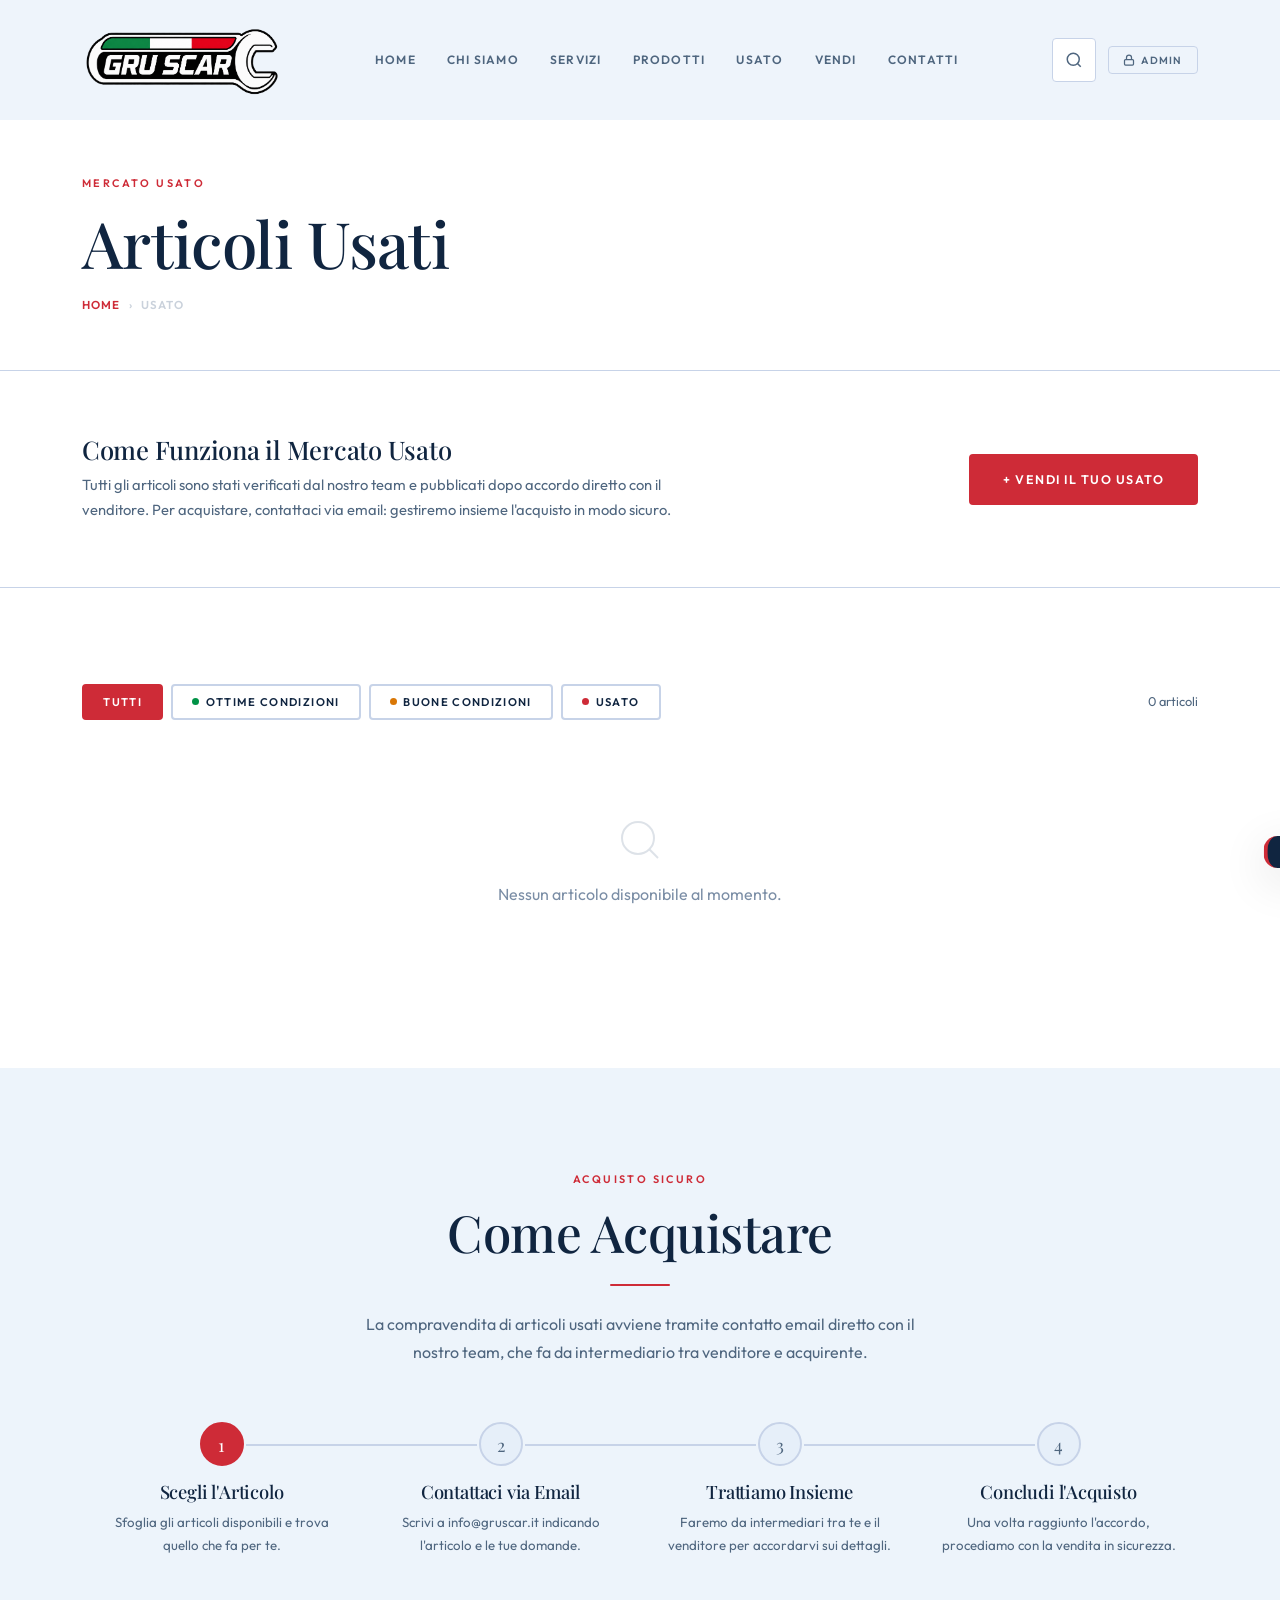
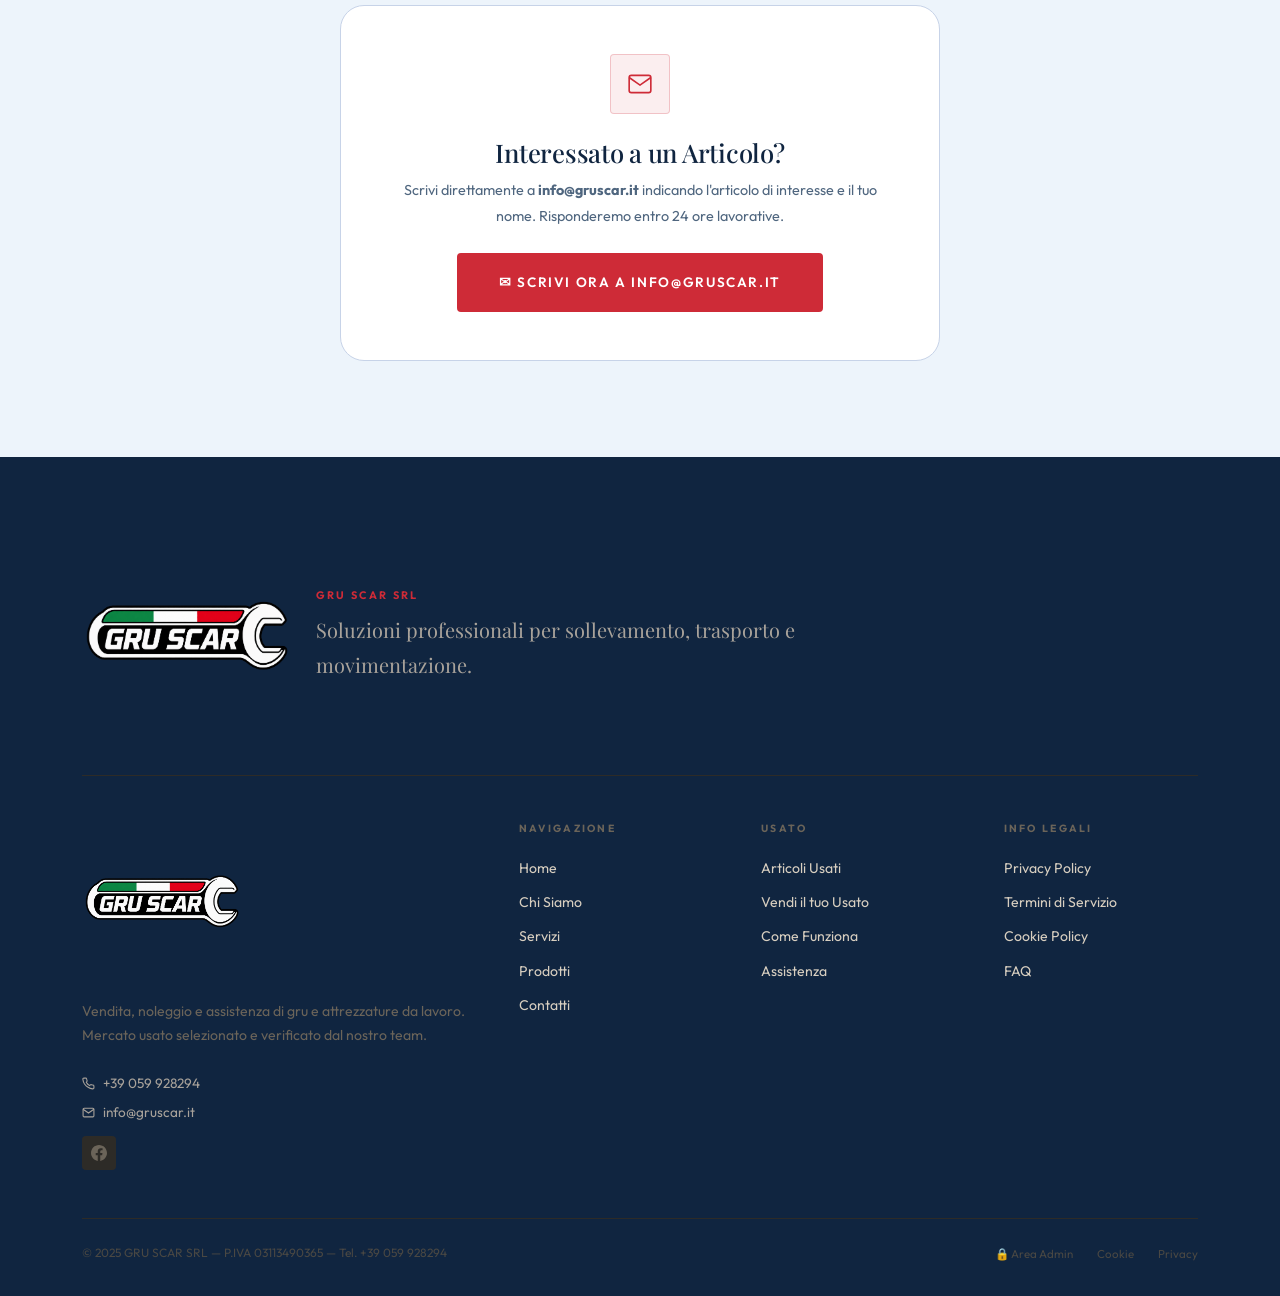
<file: usato.html>
<!DOCTYPE html>
<html lang="it">
<head>
  <meta charset="UTF-8">
  <meta name="viewport" content="width=device-width, initial-scale=1.0">
  <title>Usato — GRU SCAR SRL</title>
  <meta name="description" content="GRU SCAR SRL offre vendita, assistenza e riparazione di gru, impianti scarrabili, compattatori e camion nuovi e usati, con consulenza tecnica e mercato usato selezionato.">
  <link rel="canonical" href="https://www.gruscar.it/usato.html">
  <link rel="icon" type="image/png" href="logo.png">
  <link rel="apple-touch-icon" href="logo.png">
  <meta property="og:site_name" content="GRU SCAR SRL">
  <meta property="og:title" content="Usato — GRU SCAR SRL">
  <meta property="og:description" content="Mercato usato selezionato per camion, gru e impianti scarrabili verificati dal team GRU SCAR SRL.">
  <meta property="og:type" content="website">
  <meta property="og:url" content="https://www.gruscar.it/usato.html">
  <meta property="og:image" content="https://www.gruscar.it/logo.png">
  <meta name="twitter:card" content="summary">
  <link rel="preconnect" href="https://fonts.googleapis.com">
  <link href="https://fonts.googleapis.com/css2?family=Playfair+Display:ital,wght@0,400;0,500;0,600;1,400;1,500&family=Outfit:wght@300;400;500;600&display=swap" rel="stylesheet">
  <link rel="stylesheet" href="style.css">
</head>
<body>
  <header id="navbar"></header>

  <div class="page-header">
    <div class="container page-header-inner">
      <span class="section-tag">Mercato Usato</span>
      <h1>Articoli Usati</h1>
      <div class="breadcrumb">
        <a href="index.html">Home</a><span>›</span><span>Usato</span>
      </div>
    </div>
  </div>

  <!-- ════════════ INTRO ════════════ -->
  <section class="section-sm section-alt" style="border-bottom:1.5px solid var(--border);">
    <div class="container">
      <div class="flex-between fade-in" style="flex-wrap:wrap;gap:2rem;align-items:center;">
        <div>
          <h3>Come Funziona il Mercato Usato</h3>
          <p style="color:var(--text-muted);font-size:.92rem;margin-top:.5rem;max-width:600px;">Tutti gli articoli sono stati verificati dal nostro team e pubblicati dopo accordo diretto con il venditore. Per acquistare, contattaci via email: gestiremo insieme l'acquisto in modo sicuro.</p>
        </div>
        <a href="vendi-usato.html" class="btn btn-gold">+ Vendi il tuo Usato</a>
      </div>
    </div>
  </section>

  <!-- ════════════ ARTICOLI ════════════ -->
  <section class="section section-alt">
    <div class="container">
      <div class="flex-between mb-2 fade-in" style="flex-wrap:wrap;gap:1rem;align-items:center;">
        <div class="shop-filters" style="margin-bottom:0;display:flex;gap:.5rem;flex-wrap:wrap;">
          <button class="btn btn-sm filter-btn btn-gold active" onclick="filterUsed('tutti',this)">Tutti</button>
          <button class="btn btn-sm filter-btn btn-light" onclick="filterUsed('ottimo',this)">
            <span style="display:inline-flex;align-items:center;gap:.4rem;"><span style="width:7px;height:7px;background:var(--success);border-radius:50%;display:inline-block;"></span>Ottime Condizioni</span>
          </button>
          <button class="btn btn-sm filter-btn btn-light" onclick="filterUsed('buono',this)">
            <span style="display:inline-flex;align-items:center;gap:.4rem;"><span style="width:7px;height:7px;background:var(--warning);border-radius:50%;display:inline-block;"></span>Buone Condizioni</span>
          </button>
          <button class="btn btn-sm filter-btn btn-light" onclick="filterUsed('usato',this)">
            <span style="display:inline-flex;align-items:center;gap:.4rem;"><span style="width:7px;height:7px;background:var(--gold);border-radius:50%;display:inline-block;"></span>Usato</span>
          </button>
        </div>
        <div id="usedCount" style="font-size:.8rem;color:var(--text-muted);"></div>
      </div>

      <div class="grid-4" id="usedGrid"></div>
    </div>
  </section>

  <!-- ════════════ COME ACQUISTARE ════════════ -->
  <section class="section">
    <div class="container">
      <div class="text-center fade-in" style="max-width:560px;margin:0 auto 3.5rem;">
        <span class="section-tag">Acquisto Sicuro</span>
        <h2>Come Acquistare</h2>
        <div class="divider-center"></div>
        <p style="color:var(--text-muted);">La compravendita di articoli usati avviene tramite contatto email diretto con il nostro team, che fa da intermediario tra venditore e acquirente.</p>
      </div>
      <div class="steps-row fade-in fade-in-d1">
        <div class="step-item active">
          <div class="step-num">1</div>
          <h4 style="margin-bottom:.5rem;">Scegli l'Articolo</h4>
          <p style="font-size:.83rem;color:var(--text-muted);">Sfoglia gli articoli disponibili e trova quello che fa per te.</p>
        </div>
        <div class="step-item">
          <div class="step-num">2</div>
          <h4 style="margin-bottom:.5rem;">Contattaci via Email</h4>
          <p style="font-size:.83rem;color:var(--text-muted);">Scrivi a info@gruscar.it indicando l'articolo e le tue domande.</p>
        </div>
        <div class="step-item">
          <div class="step-num">3</div>
          <h4 style="margin-bottom:.5rem;">Trattiamo Insieme</h4>
          <p style="font-size:.83rem;color:var(--text-muted);">Faremo da intermediari tra te e il venditore per accordarvi sui dettagli.</p>
        </div>
        <div class="step-item">
          <div class="step-num">4</div>
          <h4 style="margin-bottom:.5rem;">Concludi l'Acquisto</h4>
          <p style="font-size:.83rem;color:var(--text-muted);">Una volta raggiunto l'accordo, procediamo con la vendita in sicurezza.</p>
        </div>
      </div>

      <div class="fade-in mt-3" style="background:var(--surface);border:1.5px solid var(--border);border-radius:var(--radius-xl);padding:3rem;text-align:center;max-width:600px;margin:3rem auto 0;">
        <div style="width:60px;height:60px;background:var(--gold-bg);border:1.5px solid var(--gold-border);border-radius:var(--radius);display:flex;align-items:center;justify-content:center;color:var(--gold);margin:0 auto 1.5rem;">
          <svg width="26" height="26" viewBox="0 0 24 24" fill="none" stroke="currentColor" stroke-width="1.5"><path d="M4 4h16c1.1 0 2 .9 2 2v12c0 1.1-.9 2-2 2H4c-1.1 0-2-.9-2-2V6c0-1.1.9-2 2-2z"/><polyline points="22,6 12,13 2,6"/></svg>
        </div>
        <h3 style="margin-bottom:.75rem;">Interessato a un Articolo?</h3>
        <p style="color:var(--text-muted);font-size:.9rem;margin-bottom:1.5rem;">Scrivi direttamente a <strong>info@gruscar.it</strong> indicando l'articolo di interesse e il tuo nome. Risponderemo entro 24 ore lavorative.</p>
        <a href="mailto:info@gruscar.it?subject=Interesse%20Articolo%20Usato&body=Salve%2C%20sono%20interessato%2Fa%20all'articolo%3A%20%5BNOME%20ARTICOLO%5D%0A%0ANome%3A%20%0ATelefono%3A%20%0AMessaggio%3A" class="btn btn-gold btn-lg">✉ Scrivi ora a info@gruscar.it</a>
      </div>
    </div>
  </section>

  <!-- DETTAGLIO ARTICOLO -->
  <div class="modal-bg" id="usedModal" onclick="if(event.target===this)closeUsedModal()">
    <div class="modal-box" style="max-width:640px;max-height:90vh;overflow-y:auto;">
      <button class="modal-close" onclick="closeUsedModal()" aria-label="Chiudi">×</button>
      <div id="usedModalBody"></div>
    </div>
  </div>

  <footer id="site-footer"></footer>
  <script src="main.js"></script>
  <script src="components.js"></script>
  <script>
    let usedFilter = 'tutti';
    let usedHashHandled = false;

    const USED_PLACEHOLDER_SVG = '<svg width="28" height="28" viewBox="0 0 24 24" fill="none" stroke="currentColor" stroke-width="1"><rect x="3" y="3" width="18" height="18" rx="2"/><circle cx="8.5" cy="8.5" r="1.5"/><path d="m21 15-5-5L5 21"/></svg><span>Foto Articolo</span>';

    function usedPrice(i) {
      return formatUsedPrice(i);
    }

    // Sostituisce la funzione semplice di main.js con la versione completa per questa pagina
    async function renderUsedItems(filter) {
      if (typeof filter === 'string') usedFilter = filter;
      const grid = document.getElementById('usedGrid');
      const count = document.getElementById('usedCount');
      if (!grid) return;

      const saved = getUsedItems().filter(i => i.approved && (usedFilter === 'tutti' || i.condition === usedFilter));
      const items = await Promise.all(saved.map(hydrateAdminPhotos));
      count.textContent = items.length + (items.length === 1 ? ' articolo' : ' articoli');

      if (!items.length) {
        grid.innerHTML = '<div class="empty-state" style="grid-column:1/-1"><svg width="48" height="48" viewBox="0 0 24 24" fill="none" stroke="currentColor" stroke-width="1"><circle cx="11" cy="11" r="8"/><line x1="21" y1="21" x2="16.65" y2="16.65"/></svg><p>Nessun articolo disponibile al momento.</p></div>';
      } else {
        grid.innerHTML = items.map(i => {
          const hasFoto = i.photos && i.photos.length > 0;
          const desc = i.descShort || i.desc || i.descLong || '';
          return `
          <div class="product-card" style="cursor:pointer;" onclick="openUsedDetail('${escapeAttr(i.id)}')">
            <div class="product-img">
              <div class="img-ph" style="height:200px;border-radius:0;border:none;border-bottom:1.5px solid var(--border);padding:0;">
                ${hasFoto ? `<img src="${escapeAttr(i.photos[0])}" alt="${escapeAttr(i.name)}" loading="lazy" style="width:100%;height:100%;object-fit:cover;display:block;">` : USED_PLACEHOLDER_SVG}
              </div>
              <div class="prod-badge"><span class="badge cond-${escapeAttr(i.condition)}">${sanitize(conditionLabel(i.condition))}</span></div>
            </div>
            <div class="product-body">
              <div class="prod-cat" style="color:var(--text-muted);font-weight:400;">${sanitize(i.cat || 'Usato')}</div>
              <div class="prod-name">${sanitize(i.name)}</div>
              <div class="prod-desc" style="font-size:.8rem;">${sanitize(desc)}</div>
              <div class="prod-footer">
                <div class="prod-price">${usedPrice(i)}<span class="prod-price-iva">+ IVA</span></div>
                <span style="font-size:.72rem;color:var(--gold);font-weight:600;letter-spacing:.08em;text-transform:uppercase;">Info →</span>
              </div>
            </div>
          </div>`;
        }).join('');
      }

      // Apertura diretta da link di ricerca (usato.html#articolo-ID)
      if (!usedHashHandled) { usedHashHandled = true; openUsedFromHash(); }
    }

    function filterUsed(f, btn) {
      document.querySelectorAll('.shop-filters .filter-btn').forEach(b => {
        b.classList.remove('active', 'btn-gold');
        b.classList.add('btn-light');
      });
      btn.classList.add('active', 'btn-gold');
      btn.classList.remove('btn-light');
      renderUsedItems(f);
    }

    async function openUsedDetail(id) {
      const savedItem = getUsedItems().find(x => String(x.id) === String(id));
      if (!savedItem) return;
      const i = await hydrateAdminPhotos(savedItem);
      const condColors = { ottimo: 'badge-success', buono: 'badge-warning', usato: 'badge-gold' };
      const hasFoto = i.photos.length > 0;
      const desc = i.descLong || i.descShort || i.desc || 'Nessuna descrizione disponibile.';
      const mailSubject = encodeURIComponent('Interesse Articolo: ' + i.name);
      const mailBody = encodeURIComponent('Salve, sono interessato/a all\'articolo:\n\nNome: ' + i.name + '\nPrezzo: ' + usedPrice(i) + ' + IVA\n\nNome acquirente: \nTelefono: \nMessaggio: ');

      const thumbs = i.photos.length > 1 ? `
        <div style="margin-top:.75rem;display:grid;grid-template-columns:repeat(auto-fill,minmax(80px,1fr));gap:.5rem;">
          ${i.photos.map((foto, idx) => `<img src="${escapeAttr(foto)}" alt="Foto ${idx + 1}" data-foto-idx="${idx}" class="foto-thumb" style="width:100%;height:80px;object-fit:cover;border-radius:var(--radius);cursor:pointer;border:1.5px solid var(--border);">`).join('')}
        </div>` : '';

      document.getElementById('usedModalBody').innerHTML = `
        <div class="img-ph" style="height:260px;border-radius:var(--radius);margin-bottom:.25rem;padding:0;">
          ${hasFoto ? `<img id="modalMainFoto" src="${escapeAttr(i.photos[0])}" alt="${escapeAttr(i.name)}" style="width:100%;height:100%;object-fit:cover;display:block;">` : USED_PLACEHOLDER_SVG}
        </div>
        ${thumbs}
        <div style="display:flex;align-items:flex-start;justify-content:space-between;gap:1rem;flex-wrap:wrap;margin:1.25rem 0 .75rem;">
          <h3>${sanitize(i.name)}</h3>
          <span class="badge ${condColors[i.condition] || 'badge-neutral'}">${sanitize(conditionLabel(i.condition))}</span>
        </div>
        <div style="font-family:'Playfair Display',serif;font-size:2.2rem;color:var(--gold);margin-bottom:.75rem;">${usedPrice(i)} <span style="font-size:.9rem;color:var(--text-dim);font-family:'Outfit',sans-serif;">+ IVA</span></div>
        <p style="font-size:.88rem;color:var(--text-muted);line-height:1.75;margin-bottom:1rem;white-space:pre-line;">${sanitize(desc)}</p>
        <div style="font-size:.82rem;color:var(--text-muted);padding:.75rem;background:var(--surface2);border-radius:var(--radius);margin-bottom:1.25rem;">
          Categoria: <strong style="color:var(--text);">${sanitize(i.cat || 'Usato')}</strong>
        </div>
        <div style="background:var(--surface2);border-radius:var(--radius);padding:1rem;font-size:.85rem;color:var(--text-muted);margin-bottom:1.5rem;">
          <strong style="color:var(--text);">Come acquistare:</strong> contattaci via email indicando questo articolo. Faremo da intermediari per concludere la vendita in sicurezza.
        </div>
        <div style="display:flex;gap:.75rem;flex-wrap:wrap;">
          <a href="mailto:info@gruscar.it?subject=${mailSubject}&body=${mailBody}" class="btn btn-gold" style="flex:1;justify-content:center;">✉ Contatta per Acquistare</a>
          <button class="btn btn-light" onclick="closeUsedModal()">Chiudi</button>
        </div>`;

      document.querySelectorAll('#usedModalBody .foto-thumb').forEach(thumb => {
        thumb.addEventListener('click', () => {
          const main = document.getElementById('modalMainFoto');
          if (main) main.src = i.photos[parseInt(thumb.dataset.fotoIdx, 10)];
        });
      });
      openModal('usedModal');
    }

    function closeUsedModal() {
      closeModal('usedModal');
      if (location.hash.startsWith('#articolo-')) history.replaceState(null, '', location.pathname + location.search);
    }

    function openUsedFromHash() {
      const m = location.hash.match(/^#articolo-(.+)$/);
      if (m) openUsedDetail(decodeURIComponent(m[1]));
    }

    window.addEventListener('hashchange', openUsedFromHash);
    // Se l'admin pubblica da un'altra scheda, la pagina si aggiorna da sola
    window.addEventListener('storage', e => { if (e.key === 'usedItems') renderUsedItems(); });
    // Il primo rendering parte da main.js (DOMContentLoaded) che richiama renderUsedItems()
  </script>
</body>
</html>
</file>
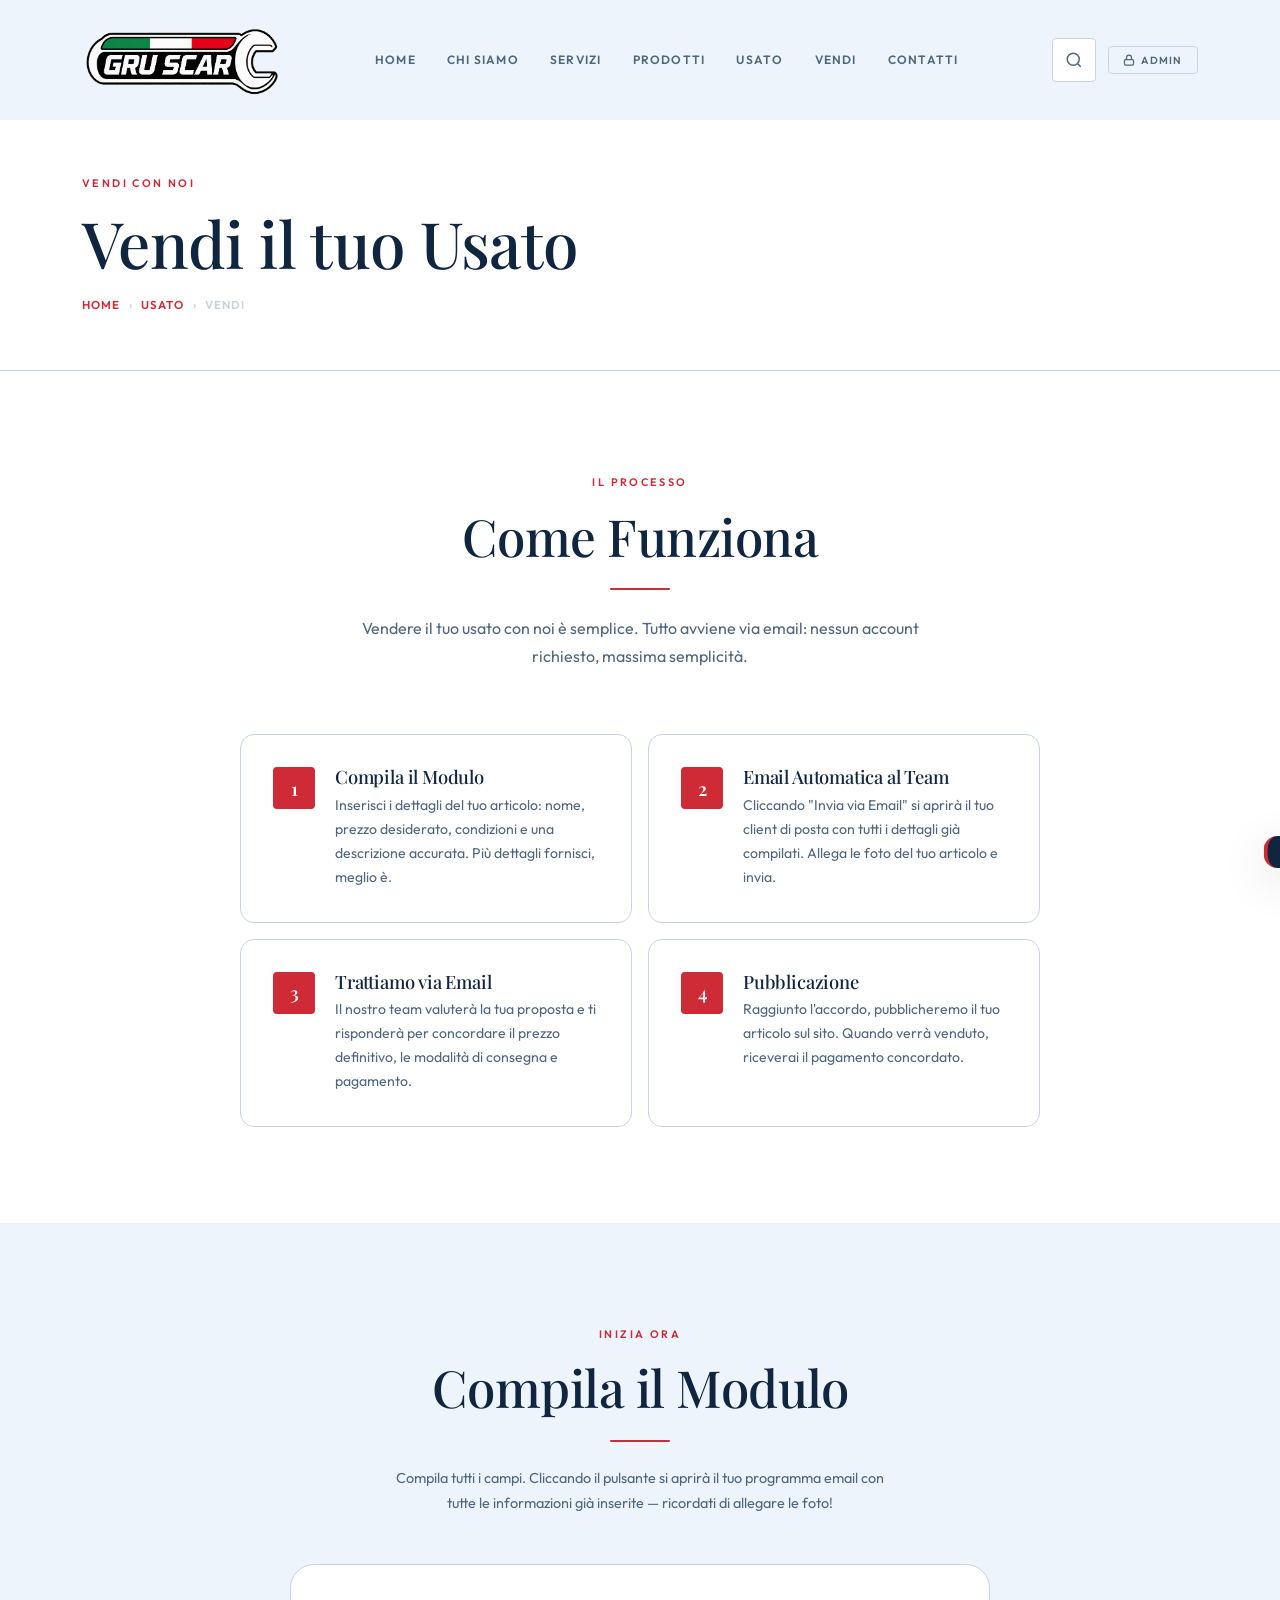
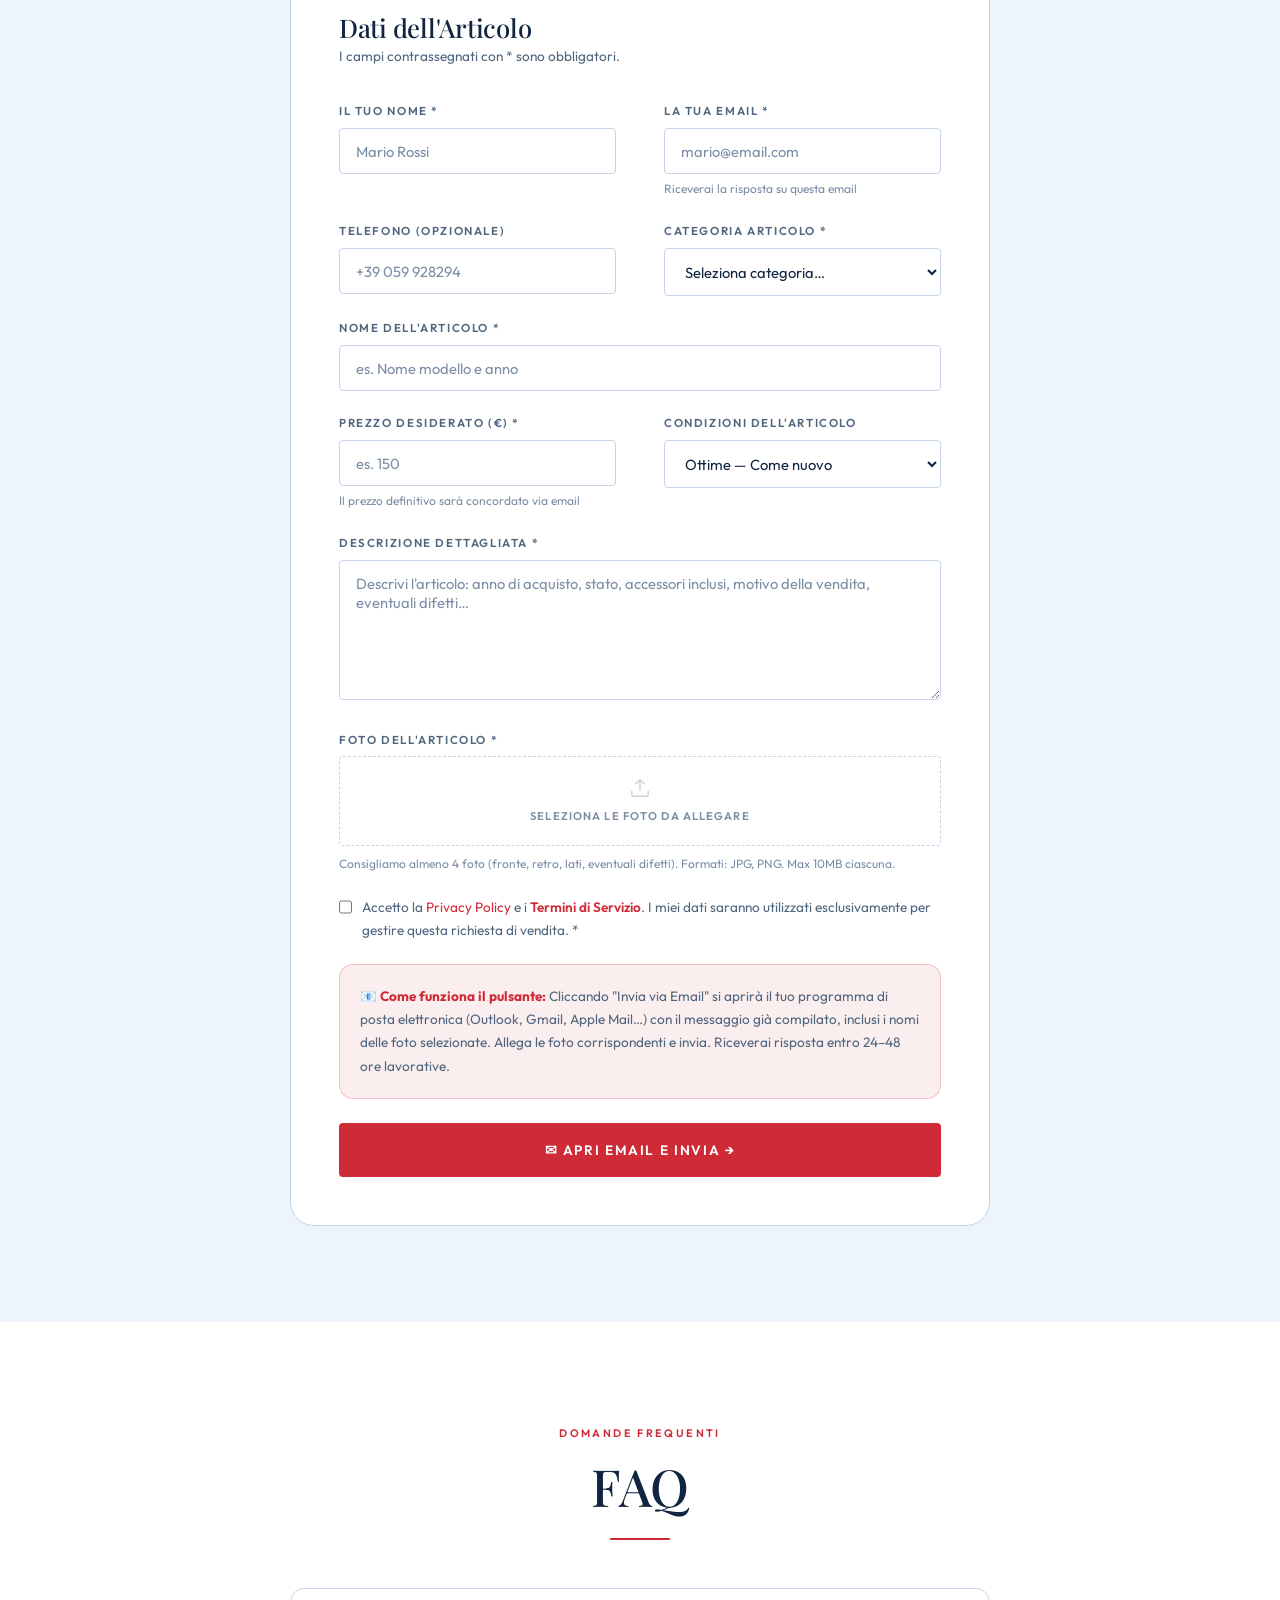
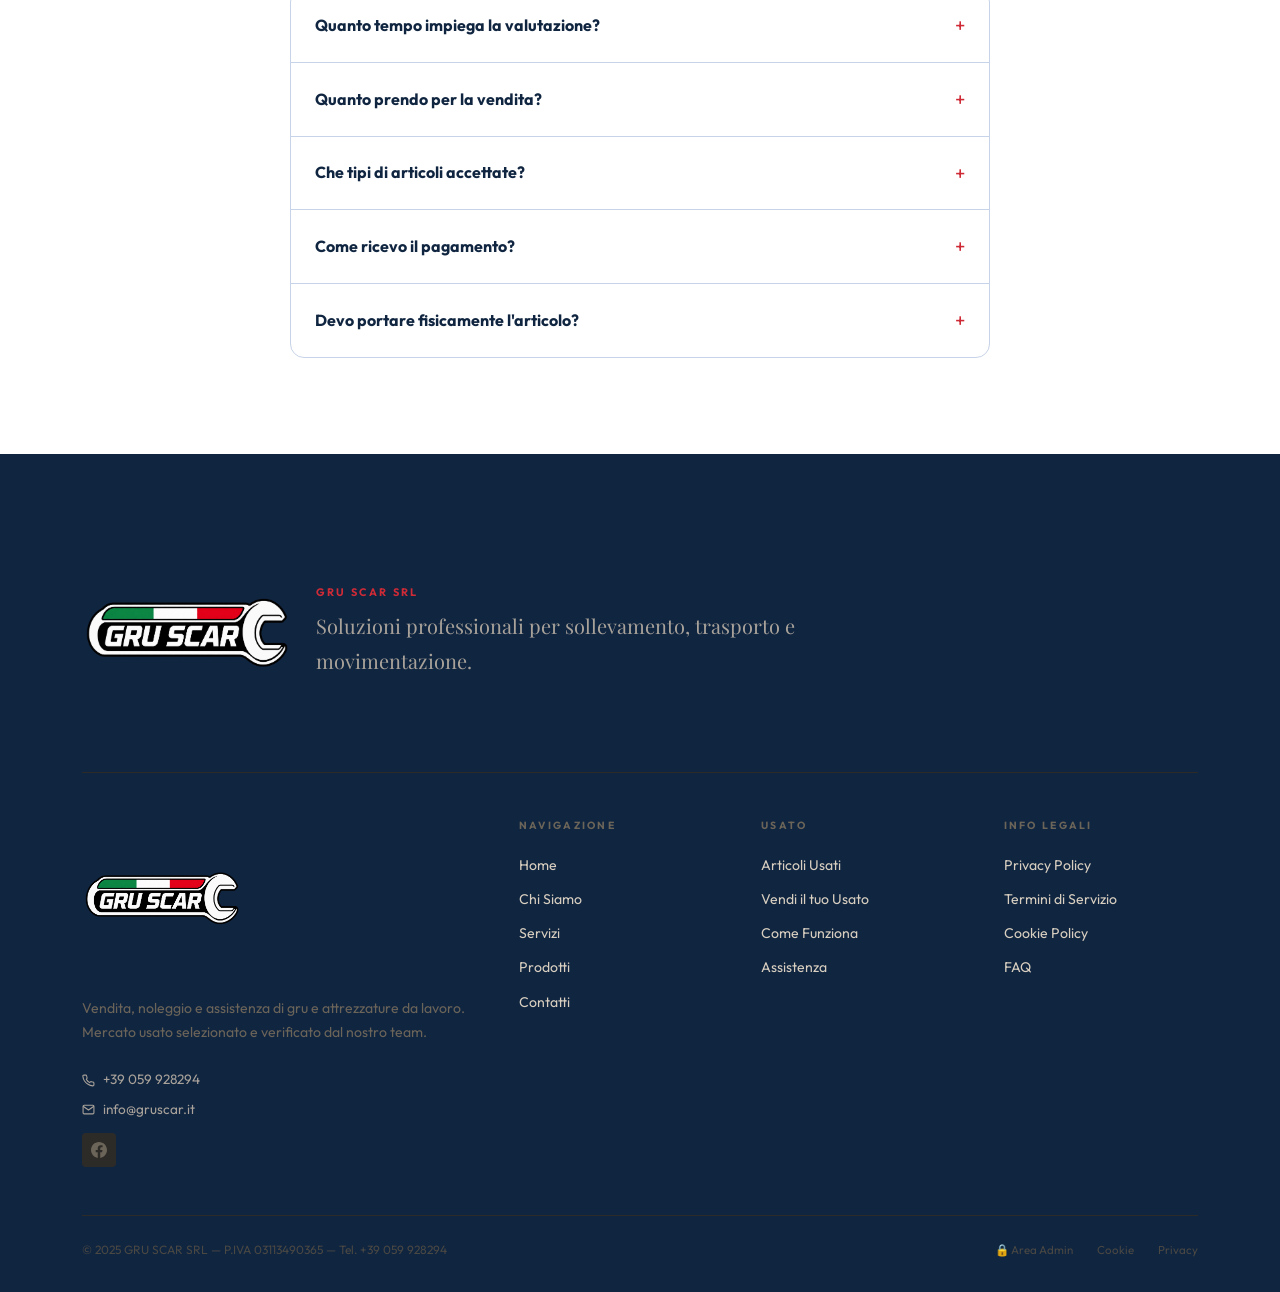
<file: vendi-usato.html>
<!DOCTYPE html>
<html lang="it">
<head>
  <meta charset="UTF-8">
  <meta name="viewport" content="width=device-width, initial-scale=1.0">
  <title>Vendi il tuo Usato — GRU SCAR SRL</title>
  <meta name="description" content="GRU SCAR SRL offre vendita, assistenza e riparazione di gru, impianti scarrabili, compattatori e camion nuovi e usati, con consulenza tecnica e mercato usato selezionato.">
  <link rel="canonical" href="https://www.gruscar.it/vendi-usato.html">
  <link rel="icon" type="image/png" href="logo.png">
  <link rel="apple-touch-icon" href="logo.png">
  <meta property="og:site_name" content="GRU SCAR SRL">
  <meta property="og:title" content="Vendi il tuo Usato — GRU SCAR SRL">
  <meta property="og:description" content="Invia il tuo usato a GRU SCAR SRL: camion, gru, scarrabili e attrezzature da proporre al mercato selezionato.">
  <meta property="og:type" content="website">
  <meta property="og:url" content="https://www.gruscar.it/vendi-usato.html">
  <meta property="og:image" content="https://www.gruscar.it/logo.png">
  <meta name="twitter:card" content="summary">
  <link rel="preconnect" href="https://fonts.googleapis.com">
  <link href="https://fonts.googleapis.com/css2?family=Playfair+Display:ital,wght@0,400;0,500;0,600;1,400;1,500&family=Outfit:wght@300;400;500;600&display=swap" rel="stylesheet">
  <link rel="stylesheet" href="style.css">
  <style>
    .sell-form-wrap {
      background: var(--surface);
      border: 1.5px solid var(--border);
      border-radius: var(--radius-xl);
      padding: 3rem;
      max-width: 700px; margin: 0 auto;
    }
    .how-card {
      background: var(--surface);
      border: 1.5px solid var(--border);
      border-radius: var(--radius-lg);
      padding: 2rem;
      display: flex; gap: 1.25rem; align-items: flex-start;
      transition: var(--transition);
    }
    .how-card:hover { border-color: var(--gold-border); }
    .img-ph:hover { border-color: var(--gold-border); background: var(--gold-bg); }
    .how-num {
      width: 42px; height: 42px; flex-shrink: 0;
      background: var(--gold);
      color: #fff;
      border-radius: var(--radius);
      display: flex; align-items: center; justify-content: center;
      font-family: 'Playfair Display', serif; font-size: 1.15rem; font-weight: 600;
    }
    .success-box {
      text-align: center;
      padding: 3rem 2rem;
    }
    .success-icon {
      width: 72px; height: 72px;
      background: rgba(45,122,79,0.1);
      border: 2px solid rgba(45,122,79,0.25);
      border-radius: 50%;
      display: flex; align-items: center; justify-content: center;
      margin: 0 auto 1.5rem;
    }
    @media(max-width:640px){ .sell-form-wrap { padding: 2rem 1.25rem; } }
  </style>
</head>
<body>
  <header id="navbar"></header>

    <div class="page-header">
      <div class="container page-header-inner">
        <span class="section-tag">Vendi con Noi</span>
        <h1>Vendi il tuo Usato</h1>
        <div class="breadcrumb">
          <a href="index.html">Home</a><span>›</span>
          <a href="usato.html">Usato</a><span>›</span>
          <span>Vendi</span>
        </div>
      </div>
    </div>

    <!-- ════════════ COME FUNZIONA ════════════ -->
    <section class="section section-alt">
      <div class="container">
        <div class="text-center fade-in" style="max-width:560px;margin:0 auto 4rem;">
          <span class="section-tag">Il Processo</span>
          <h2>Come Funziona</h2>
          <div class="divider-center"></div>
          <p style="color:var(--text-muted);">Vendere il tuo usato con noi è semplice. Tutto avviene via email: nessun account richiesto, massima semplicità.</p>
        </div>
        <div class="grid-2 fade-in fade-in-d1" style="gap:1rem;max-width:800px;margin:0 auto;">
          <div class="how-card">
            <div class="how-num">1</div>
            <div>
              <h4 style="margin-bottom:.4rem;">Compila il Modulo</h4>
              <p style="font-size:.88rem;color:var(--text-muted);line-height:1.7;">Inserisci i dettagli del tuo articolo: nome, prezzo desiderato, condizioni e una descrizione accurata. Più dettagli fornisci, meglio è.</p>
            </div>
          </div>
          <div class="how-card">
            <div class="how-num">2</div>
            <div>
              <h4 style="margin-bottom:.4rem;">Email Automatica al Team</h4>
              <p style="font-size:.88rem;color:var(--text-muted);line-height:1.7;">Cliccando "Invia via Email" si aprirà il tuo client di posta con tutti i dettagli già compilati. Allega le foto del tuo articolo e invia.</p>
            </div>
          </div>
          <div class="how-card">
            <div class="how-num">3</div>
            <div>
              <h4 style="margin-bottom:.4rem;">Trattiamo via Email</h4>
              <p style="font-size:.88rem;color:var(--text-muted);line-height:1.7;">Il nostro team valuterà la tua proposta e ti risponderà per concordare il prezzo definitivo, le modalità di consegna e pagamento.</p>
            </div>
          </div>
          <div class="how-card">
            <div class="how-num">4</div>
            <div>
              <h4 style="margin-bottom:.4rem;">Pubblicazione</h4>
              <p style="font-size:.88rem;color:var(--text-muted);line-height:1.7;">Raggiunto l'accordo, pubblicheremo il tuo articolo sul sito. Quando verrà venduto, riceverai il pagamento concordato.</p>
            </div>
          </div>
        </div>
      </div>
    </section>

    <!-- ════════════ FORM VENDI ════════════ -->
    <section class="section">
      <div class="container">
        <div class="text-center fade-in" style="max-width:500px;margin:0 auto 3rem;">
          <span class="section-tag">Inizia Ora</span>
          <h2>Compila il Modulo</h2>
          <div class="divider-center"></div>
          <p style="color:var(--text-muted);font-size:.9rem;">Compila tutti i campi. Cliccando il pulsante si aprirà il tuo programma email con tutte le informazioni già inserite — ricordati di allegare le foto!</p>
        </div>

        <div class="sell-form-wrap fade-in fade-in-d1">
          <!-- FORM STEP -->
          <div id="sellFormContent">
            <h3 style="margin-bottom:.25rem;">Dati dell'Articolo</h3>
            <p style="font-size:.85rem;color:var(--text-muted);margin-bottom:2rem;">I campi contrassegnati con * sono obbligatori.</p>

            <div class="grid-2">
              <div class="form-group">
                <label class="form-label">Il tuo Nome *</label>
                <input class="form-input" id="sNome" type="text" placeholder="Mario Rossi" maxlength="80">
              </div>
              <div class="form-group">
                <label class="form-label">La tua Email *</label>
                <input class="form-input" id="sEmail" type="email" placeholder="mario@email.com" maxlength="120">
                <div class="form-hint">Riceverai la risposta su questa email</div>
              </div>
            </div>
            <div class="grid-2">
              <div class="form-group">
                <label class="form-label">Telefono (opzionale)</label>
                <input class="form-input" id="sTelefono" type="tel" placeholder="+39 059 928294" maxlength="20">
              </div>
              <div class="form-group">
                <label class="form-label">Categoria Articolo *</label>
                <select class="form-input" id="sCategoria">
                  <option value="">Seleziona categoria…</option>
                  <option>Categoria 1</option>
                  <option>Categoria 2</option>
                  <option>Categoria 3</option>
                  <option>Altro</option>
                </select>
              </div>
            </div>
            <div class="form-group">
              <label class="form-label">Nome dell'Articolo *</label>
              <input class="form-input" id="sArticolo" type="text" placeholder="es. Nome modello e anno" maxlength="120">
            </div>
            <div class="grid-2">
              <div class="form-group">
                <label class="form-label">Prezzo Desiderato (€) *</label>
                <input class="form-input" id="sPrezzo" type="number" placeholder="es. 150" min="0" max="99999">
                <div class="form-hint">Il prezzo definitivo sarà concordato via email</div>
              </div>
              <div class="form-group">
                <label class="form-label">Condizioni dell'Articolo</label>
                <select class="form-input" id="sCondizioni">
                  <option value="Ottime">Ottime — Come nuovo</option>
                  <option value="Buone">Buone — Qualche segno d'uso</option>
                  <option value="Usato">Usato — Segni d'uso visibili</option>
                </select>
              </div>
            </div>
            <div class="form-group">
              <label class="form-label">Descrizione Dettagliata *</label>
              <textarea class="form-input" id="sDescrizione" placeholder="Descrivi l'articolo: anno di acquisto, stato, accessori inclusi, motivo della vendita, eventuali difetti…" maxlength="1500" style="min-height:140px;"></textarea>
            </div>

            <!-- FOTO UPLOAD -->
            <div class="form-group">
              <label class="form-label">Foto dell'Articolo *</label>
              <label for="sFoto" class="img-ph" style="height:90px;border-radius:var(--radius);gap:.5rem;cursor:pointer;display:flex;align-items:center;justify-content:center;border:1.5px dashed var(--border);background:var(--surface);transition:var(--transition);">
                <svg width="22" height="22" viewBox="0 0 24 24" fill="none" stroke="currentColor" stroke-width="1.5"><path d="M21 15v4a2 2 0 0 1-2 2H5a2 2 0 0 1-2-2v-4"/><polyline points="17 8 12 3 7 8"/><line x1="12" y1="3" x2="12" y2="15"/></svg>
                <span>Seleziona le foto da allegare</span>
              </label>
              <input type="file" id="sFoto" multiple accept="image/*" style="display:none;">
              <div id="fotoPreview" style="margin-top:0.5rem;font-size:.85rem;color:var(--text-muted);"></div>
              <div class="form-hint">Consigliamo almeno 4 foto (fronte, retro, lati, eventuali difetti). Formati: JPG, PNG. Max 10MB ciascuna.</div>
            </div>

            <div class="form-group">
              <label style="display:flex;align-items:flex-start;gap:.65rem;cursor:pointer;font-size:.85rem;color:var(--text-muted);">
                <input type="checkbox" id="sPrivacy" style="margin-top:3px;width:16px;height:16px;cursor:pointer;accent-color:var(--gold);">
                <span>Accetto la <a href="https://www.iubenda.com/privacy-policy/58599161" target="_blank" rel="noopener" class="text-gold">Privacy Policy</a> e i <a href="termini-e-condizioni.html" class="text-gold" style="font-weight:600;">Termini di Servizio</a>. I miei dati saranno utilizzati esclusivamente per gestire questa richiesta di vendita. *</span>
              </label>
            </div>

            <!-- INFO BOX -->
            <div style="background:var(--gold-bg);border:1.5px solid var(--gold-border);border-radius:var(--radius-lg);padding:1.25rem;margin-bottom:1.5rem;font-size:.85rem;color:var(--text-muted);">
              <strong style="color:var(--gold);">📧 Come funziona il pulsante:</strong> Cliccando "Invia via Email" si aprirà il tuo programma di posta elettronica (Outlook, Gmail, Apple Mail…) con il messaggio già compilato, inclusi i nomi delle foto selezionate. Allega le foto corrispondenti e invia. Riceverai risposta entro 24–48 ore lavorative.
            </div>

            <button class="btn btn-gold btn-lg w-full" onclick="sendSellEmail()" style="justify-content:center;">
              ✉ Apri Email e Invia →
            </button>
          </div>

          <!-- SUCCESS STATE -->
          <div id="sellSuccess" class="hidden success-box">
            <div class="success-icon">
              <svg width="32" height="32" viewBox="0 0 24 24" fill="none" stroke="var(--success)" stroke-width="2"><path d="M22 11.08V12a10 10 0 1 1-5.93-9.14"/><polyline points="22 4 12 14.01 9 11.01"/></svg>
            </div>
            <h3 style="margin-bottom:.75rem;">Email Pronta!</h3>
            <p style="color:var(--text-muted);font-size:.92rem;margin-bottom:.75rem;">Il tuo client di posta è stato aperto con tutti i dettagli già inseriti.</p>
            <p style="color:var(--text-muted);font-size:.88rem;margin-bottom:2rem;max-width:420px;margin-left:auto;margin-right:auto;line-height:1.7;"><strong>Ricordati di allegare le foto</strong> del tuo articolo prima di inviare. Risponderemo entro 24–48 ore lavorative.</p>
            <div style="display:flex;gap:1rem;justify-content:center;flex-wrap:wrap;">
              <button class="btn btn-outline" onclick="resetSellForm()">Invia un altro Articolo</button>
              <a href="usato.html" class="btn btn-gold">Vedi Articoli Usati →</a>
            </div>
          </div>
        </div>
      </div>
    </section>

    <!-- ════════════ FAQ ════════════ -->
    <section class="section section-alt">
      <div class="container">
        <div class="text-center fade-in" style="max-width:500px;margin:0 auto 3rem;">
          <span class="section-tag">Domande Frequenti</span>
          <h2>FAQ</h2>
          <div class="divider-center"></div>
        </div>
        <div style="max-width:700px;margin:0 auto;" class="fade-in fade-in-d1">
          <div style="border:1.5px solid var(--border);border-radius:var(--radius-lg);overflow:hidden;">
            <div onclick="toggleFaq(this)" style="padding:1.25rem 1.5rem;cursor:pointer;display:flex;justify-content:space-between;align-items:center;border-bottom:1px solid var(--border);">
              <strong>Quanto tempo impiega la valutazione?</strong><span style="color:var(--gold);font-size:1.2rem;">+</span>
            </div>
            <div style="display:none;padding:1rem 1.5rem;font-size:.88rem;color:var(--text-muted);border-bottom:1px solid var(--border);">La valutazione tecnica viene eseguita entro 24-48 ore lavorative e comprende controlli su struttura, impianto e attrezzature collegate.</div>

            <div onclick="toggleFaq(this)" style="padding:1.25rem 1.5rem;cursor:pointer;display:flex;justify-content:space-between;align-items:center;border-bottom:1px solid var(--border);">
              <strong>Quanto prendo per la vendita?</strong><span style="color:var(--gold);font-size:1.2rem;">+</span>
            </div>
            <div style="display:none;padding:1rem 1.5rem;font-size:.88rem;color:var(--text-muted);border-bottom:1px solid var(--border);">L’offerta è basata sulla condizione tecnica, sulla funzionalità dell’impianto e sul valore di mercato dei mezzi usati simili.</div>

            <div onclick="toggleFaq(this)" style="padding:1.25rem 1.5rem;cursor:pointer;display:flex;justify-content:space-between;align-items:center;border-bottom:1px solid var(--border);">
              <strong>Che tipi di articoli accettate?</strong><span style="color:var(--gold);font-size:1.2rem;">+</span>
            </div>
            <div style="display:none;padding:1rem 1.5rem;font-size:.88rem;color:var(--text-muted);border-bottom:1px solid var(--border);">Accettiamo camion usati, gru, impianti scarrabili e sistemi di compattazione. Valutiamo anche modifiche e allestimenti speciali.</div>

            <div onclick="toggleFaq(this)" style="padding:1.25rem 1.5rem;cursor:pointer;display:flex;justify-content:space-between;align-items:center;border-bottom:1px solid var(--border);">
              <strong>Come ricevo il pagamento?</strong><span style="color:var(--gold);font-size:1.2rem;">+</span>
            </div>
            <div style="display:none;padding:1rem 1.5rem;font-size:.88rem;color:var(--text-muted);border-bottom:1px solid var(--border);">Il pagamento è concordato in fase di offerta e può essere effettuato secondo le modalità definite insieme, anche con anticipo al ritiro.</div>

            <div onclick="toggleFaq(this)" style="padding:1.25rem 1.5rem;cursor:pointer;display:flex;justify-content:space-between;align-items:center;">
              <strong>Devo portare fisicamente l'articolo?</strong><span style="color:var(--gold);font-size:1.2rem;">+</span>
            </div>
            <div style="display:none;padding:1rem 1.5rem;font-size:.88rem;color:var(--text-muted);">Possiamo organizzare il ritiro o la logistica del mezzo insieme ai nostri partner, così da velocizzare la transazione.</div>
          </div>
        </div>
      </div>
    </section>

    <footer id="site-footer"></footer>

    <script src="main.js"></script>
    <script src="components.js"></script>
    <script>
      function sendSellEmail() {
        const nome     = document.getElementById('sNome').value.trim();
        const email    = document.getElementById('sEmail').value.trim();
        const telefono = document.getElementById('sTelefono').value.trim();
        const cat      = document.getElementById('sCategoria').value;
        const articolo = document.getElementById('sArticolo').value.trim();
        const prezzo   = document.getElementById('sPrezzo').value;
        const cond     = document.getElementById('sCondizioni').value;
        const desc     = document.getElementById('sDescrizione').value.trim();
        const foto     = document.getElementById('sFoto').files;
        const privacy  = document.getElementById('sPrivacy').checked;

        // Validazione
        if (!nome || nome.length < 2)   return showToast('Inserisci il tuo nome (min. 2 caratteri).', 'error');
        if (!isValidEmail(email))        return showToast('Inserisci un\'email valida.', 'error');
        if (!cat)                        return showToast('Seleziona una categoria.', 'error');
        if (!articolo || articolo.length < 3) return showToast('Inserisci il nome dell\'articolo.', 'error');
        if (!prezzo || !isValidPrice(prezzo)) return showToast('Inserisci un prezzo valido.', 'error');
        if (!desc || desc.length < 20)   return showToast('Descrivi l\'articolo (min. 20 caratteri).', 'error');
        if (foto.length === 0)           return showToast('Seleziona almeno una foto.', 'error');
        for (let f of foto) {
          if (f.size > 10 * 1024 * 1024) return showToast(`La foto ${f.name} supera i 10MB. Riduci la dimensione.`, 'error');
        }
        if (!privacy)                    return showToast('Devi accettare la Privacy Policy.', 'error');

        // Salva localmente per l'admin (dati inviati da questo browser)
        const req = {
          id: 'REQ-' + Date.now(),
          nome: nome.substring(0,80),
          email: email.substring(0,120),
          telefono: telefono.substring(0,20),
          categoria: cat,
          articolo: articolo.substring(0,120),
          prezzo: parseFloat(prezzo),
          condizioni: cond,
          descrizione: desc.substring(0,1500),
          foto: Array.from(foto).map(f => ({name: f.name, size: f.size})),
          date: new Date().toISOString()
        };
        const reqs = getData('usedEmailRequests');
        reqs.unshift(req);
        setData('usedEmailRequests', reqs);

        // Costruisci corpo email
        const subject = encodeURIComponent(`Richiesta Vendita Usato: ${articolo}`);
        const fotoList = Array.from(foto).map(f => f.name).join(', ');
        const body = encodeURIComponent(
`Buongiorno,

Vorrei vendere il seguente articolo tramite il vostro sito:

━━━━━━━━━━━━━━━━━━━━━━━━━━━━━━
DATI ARTICOLO
━━━━━━━━━━━━━━━━━━━━━━━━━━━━━━
Articolo:     ${articolo}
Categoria:    ${cat}
Prezzo:       €${prezzo}
Condizioni:   ${cond}

Descrizione:
${desc}

Foto selezionate: ${fotoList}

━━━━━━━━━━━━━━━━━━━━━━━━━━━━━━
DATI VENDITORE
━━━━━━━━━━━━━━━━━━━━━━━━━━━━━━
Nome:         ${nome}
Email:        ${email}
Telefono:     ${telefono || 'Non fornito'}
━━━━━━━━━━━━━━━━━━━━━━━━━━━━━━

⚠️ ALLEGA LE FOTO SELEZIONATE a questa email prima di inviarla.

Cordiali saluti,
${nome}`);

        // SOSTITUISCI con la tua email reale
        const adminEmail = 'info@gruscar.it';
        const mailtoLink = `mailto:${adminEmail}?subject=${subject}&body=${body}`;

        // Apri client email
        window.location.href = mailtoLink;

        // Mostra successo dopo un breve delay
        setTimeout(() => {
          document.getElementById('sellFormContent').classList.add('hidden');
          document.getElementById('sellSuccess').classList.remove('hidden');
        }, 800);
      }

      function resetSellForm() {
        ['sNome','sEmail','sTelefono','sArticolo','sPrezzo','sDescrizione'].forEach(id => {
          const el = document.getElementById(id); if(el) el.value = '';
        });
        document.getElementById('sCategoria').value = '';
        document.getElementById('sFoto').value = '';
        document.getElementById('fotoPreview').innerHTML = '';
        document.getElementById('sPrivacy').checked = false;
        document.getElementById('sellFormContent').classList.remove('hidden');
        document.getElementById('sellSuccess').classList.add('hidden');
      }

      function toggleFaq(header) {
        const content = header.nextElementSibling;
        const icon = header.querySelector('span');
        const isOpen = content.style.display === 'block';
        content.style.display = isOpen ? 'none' : 'block';
        icon.textContent = isOpen ? '+' : '−';
      }

      // Preview selected photos
      document.getElementById('sFoto')
        .addEventListener('change',
        function(e) {
          mostraAnteprima(e.target.files);
        });

      function mostraAnteprima(files) {
        const div = document.getElementById
          ('fotoPreview');
        div.innerHTML = '';
        [...files].forEach(file => {
          const reader = new FileReader();
          reader.onload = e => {
            const img = document.createElement
              ('img');
            img.src = e.target.result;
            img.style.cssText =
              'width:80px;height:80px;' +
              'object-fit:cover;' +
              'border-radius:6px;margin:4px';
            div.appendChild(img);
          };
          reader.readAsDataURL(file);
        });
      }
    </script>
</body>
</html>
</file>
<file: style.css>
/* ════════════════════════════════════════════════════════
GRU SCAR SRL — Foglio di Stile Condiviso
Tema: Chiaro · Professionale · Editoriale
════════════════════════════════════════════════════════ */
@import url('https://fonts.googleapis.com/css2?family=Playfair+Display:ital,wght@0,400;0,500;0,600;1,400;1,500&family=Outfit:wght@300;400;500;600&display=swap');

/* ── VARIABILI ─────────────────────────────────────────── */
:root {
  --bg:        #edf4fb;
  --surface:   #ffffff;
  --surface2:  #e6eff9;
  --border:    #c7d3e8;
  --border-strong: #9cb7d4;
  --text:      #102540;
  --text-muted:#4f667f;
  --text-dim:  #7b8ea6;
  --gold:      #ce2b37;
  --gold-dark: #b3252f;
  --gold-light:#e53946;
  --gold-bg:   rgba(206, 43, 55, 0.08);
  --gold-border:rgba(206, 43, 55, 0.22);
  --success:   #009246;
  --danger:    #c0392b;
  --warning:   #d97706;
  --info:      #2563a8;
  --radius:    4px;
  --radius-lg: 14px;
  --radius-xl: 24px;
  --shadow-sm: 0 2px 8px rgba(0,0,0,0.06);
  --shadow:    0 4px 24px rgba(0,0,0,0.09);
  --shadow-lg: 0 12px 48px rgba(0,0,0,0.12);
  --transition:0.3s cubic-bezier(0.4,0,0.2,1);
  --nav-h:     120px;
}

/* ── RESET & BASE ──────────────────────────────────────── */
*, *::before, *::after { box-sizing: border-box; margin: 0; padding: 0; }
html { scroll-behavior: smooth; }
body {
  background: var(--bg);
  color: var(--text);
  font-family: 'Outfit', sans-serif;
  font-weight: 400;
  line-height: 1.7;
  font-size: 16px;
  overflow-x: hidden;
  -webkit-font-smoothing: antialiased;
}
a { color: inherit; text-decoration: none; }
img { max-width: 100%; display: block; }
button { cursor: pointer; border: none; outline: none; font-family: inherit; }
input, textarea, select { font-family: inherit; outline: none; border: none; background: none; }
ul { list-style: none; }

/* ── SCROLLBAR ──────────────────────────────────────────── */
::-webkit-scrollbar { width: 6px; }
::-webkit-scrollbar-track { background: var(--bg); }
::-webkit-scrollbar-thumb { background: var(--border-strong); border-radius: 10px; }
::-webkit-scrollbar-thumb:hover { background: var(--gold); }

/* ── TIPOGRAFIA ─────────────────────────────────────────── */
h1, h2, h3, h4 { font-family: 'Playfair Display', serif; font-weight: 500; line-height: 1.1; letter-spacing: -0.01em; color: var(--text); }
h1 { font-size: clamp(2.8rem, 6vw, 5.5rem); }
h2 { font-size: clamp(2rem, 4vw, 3.2rem); }
h3 { font-size: clamp(1.3rem, 2vw, 1.75rem); }
h4 { font-size: 1.15rem; }
p { line-height: 1.75; }

.section-tag {
  display: inline-block;
  font-family: 'Outfit', sans-serif;
  font-size: 0.68rem;
  font-weight: 600;
  letter-spacing: 0.22em;
  text-transform: uppercase;
  color: var(--gold);
  margin-bottom: 1rem;
}
.lead { font-size: 1.1rem; color: var(--text-muted); line-height: 1.8; }

/* ── LAYOUT ─────────────────────────────────────────────── */
.container      { max-width: 1180px; margin: 0 auto; padding: 0 2rem; }
.container-wide { max-width: 1380px; margin: 0 auto; padding: 0 2rem; }
.section        { padding: 6rem 0; }
.section-sm     { padding: 4rem 0; }
.section-alt    { background: var(--surface); }
.section-dark   { background: var(--text); color: #f6f3ee; }

.grid-2 { display: grid; grid-template-columns: 1fr 1fr; gap: 3rem; }
.grid-3 { display: grid; grid-template-columns: repeat(3,1fr); gap: 2rem; }
.grid-4 { display: grid; grid-template-columns: repeat(4,1fr); gap: 1.5rem; }
.grid-auto { display: grid; grid-template-columns: repeat(auto-fill,minmax(260px,1fr)); gap: 1.5rem; }

.flex        { display: flex; }
.flex-center { display: flex; align-items: center; justify-content: center; }
.flex-between{ display: flex; align-items: center; justify-content: space-between; }
.flex-col    { flex-direction: column; }
.gap-1 { gap: 1rem; }
.gap-2 { gap: 2rem; }
.items-start { align-items: flex-start; }

.mt-1  { margin-top: 1rem; }
.mt-2  { margin-top: 2rem; }
.mt-3  { margin-top: 3rem; }
.mb-1  { margin-bottom: 1rem; }
.mb-2  { margin-bottom: 2rem; }

.text-center { text-align: center; }
.text-gold  { color: var(--gold); }
.text-muted { color: var(--text-muted); }
.hidden     { display: none !important; }
.w-full     { width: 100%; }

/* ── DIVIDERS ───────────────────────────────────────────── */
.divider {
  width: 48px; height: 2px;
  background: var(--gold);
  margin: 1.5rem 0;
  border-radius: 2px;
}
.divider-center {
  width: 60px; height: 2px;
  background: var(--gold);
  margin: 1.5rem auto;
  border-radius: 2px;
}

/* ── BUTTONS ─────────────────────────────────────────────── */
.btn {
  display: inline-flex; align-items: center; justify-content: center; gap: 0.5rem;
  padding: 0.8rem 2rem;
  font-family: 'Outfit', sans-serif;
  font-size: 0.78rem;
  font-weight: 600;
  letter-spacing: 0.12em;
  text-transform: uppercase;
  border-radius: var(--radius);
  transition: var(--transition);
  white-space: nowrap;
  cursor: pointer;
}
.btn-gold {
  background: var(--gold);
  color: #fff;
  border: 2px solid var(--gold);
}
.btn-gold:hover { background: var(--gold-dark); border-color: var(--gold-dark); transform: translateY(-2px); box-shadow: 0 6px 20px rgba(206,43,55,0.3); }

.btn-outline {
  background: transparent;
  color: var(--gold);
  border: 2px solid var(--gold-border);
}
.btn-outline:hover { border-color: var(--gold); background: var(--gold-bg); transform: translateY(-2px); }

.btn-dark {
  background: var(--text);
  color: var(--bg);
  border: 2px solid var(--text);
}
.btn-dark:hover { background: #333; border-color: #333; transform: translateY(-2px); }

.btn-light {
  background: var(--surface);
  color: var(--text);
  border: 2px solid var(--border);
}
.btn-light:hover { border-color: var(--text); }

.btn-sm { padding: 0.55rem 1.2rem; font-size: 0.7rem; }
.btn-lg { padding: 1rem 2.5rem; font-size: 0.85rem; }

.btn-danger { background: var(--danger); color: #fff; border: 2px solid var(--danger); }
.btn-danger:hover { opacity: 0.88; }

.btn-success { background: var(--success); color: #fff; border: 2px solid var(--success); }

/* ── FORMS ───────────────────────────────────────────────── */
.form-group    { margin-bottom: 1.35rem; }
.form-label {
  display: block;
  font-size: 0.72rem;
  font-weight: 600;
  letter-spacing: 0.14em;
  text-transform: uppercase;
  color: var(--text-muted);
  margin-bottom: 0.45rem;
}
.form-input {
  width: 100%;
  background: var(--surface);
  border: 1.5px solid var(--border);
  border-radius: var(--radius);
  padding: 0.8rem 1rem;
  color: var(--text);
  font-size: 0.92rem;
  transition: var(--transition);
}
.form-input:focus { border-color: var(--gold); box-shadow: 0 0 0 3px rgba(206,43,55,0.1); }
.form-input::placeholder { color: var(--text-dim); }
textarea.form-input { resize: vertical; min-height: 120px; }
select.form-input { cursor: pointer; }
.form-hint { font-size: 0.75rem; color: var(--text-dim); margin-top: 0.3rem; }
.form-error { font-size: 0.78rem; color: var(--danger); margin-top: 0.35rem; }

/* ── IMAGE PLACEHOLDER ───────────────────────────────────── */
.img-ph {
  background: var(--surface2);
  border: 1.5px dashed var(--border-strong);
  border-radius: var(--radius);
  display: flex;
  flex-direction: column;
  align-items: center;
  justify-content: center;
  gap: 0.65rem;
  color: var(--text-dim);
  font-size: 0.7rem;
  font-weight: 600;
  letter-spacing: 0.1em;
  text-transform: uppercase;
  overflow: hidden;
}
.img-ph svg { opacity: 0.4; }

/* ── CARDS ───────────────────────────────────────────────── */
.card {
  background: var(--surface);
  border: 1.5px solid var(--border);
  border-radius: var(--radius-lg);
  overflow: hidden;
  transition: var(--transition);
}
.card:hover { border-color: var(--gold-border); box-shadow: var(--shadow); transform: translateY(-3px); }
.card-body { padding: 1.5rem; }

/* ── BADGE / STATUS ──────────────────────────────────────── */
.badge {
  display: inline-flex; align-items: center;
  padding: 0.2rem 0.65rem;
  border-radius: 100px;
  font-size: 0.62rem;
  font-weight: 700;
  letter-spacing: 0.12em;
  text-transform: uppercase;
}
.badge-gold    { background: var(--gold-bg); color: var(--gold); border: 1px solid var(--gold-border); }
.badge-success { background: rgba(0,146,70,0.1); color: var(--success); border: 1px solid rgba(0,146,70,0.25); }
.badge-warning { background: rgba(217,119,6,0.1); color: var(--warning); border: 1px solid rgba(217,119,6,0.25); }
.badge-danger  { background: rgba(192,57,43,0.1); color: var(--danger); border: 1px solid rgba(192,57,43,0.25); }
.badge-neutral { background: var(--surface2); color: var(--text-muted); border: 1px solid var(--border); }

/* ══════════════════════════════════════════════════════════
NAVBAR — LOGO GRANDE E DIRETTAMENTE CLICCABILE
══════════════════════════════════════════════════════════ */
#navbar {
  position: fixed; top: 0; left: 0; right: 0;
  height: var(--nav-h);
  z-index: 900;
  background: rgba(237,244,251,0.92);
  backdrop-filter: blur(16px);
  -webkit-backdrop-filter: blur(16px);
  border-bottom: 1.5px solid transparent;
  transition: var(--transition);
}
#navbar.scrolled { border-bottom-color: var(--border); box-shadow: var(--shadow-sm); }

.nav-inner {
  height: var(--nav-h);
  display: flex; align-items: center; justify-content: space-between;
}

/* Logo — link diretto, senza frame/riquadro, GRANDE */
.nav-logo {
  display: flex; align-items: center;
  text-decoration: none;
  flex-shrink: 0;
  transition: transform 0.2s ease, opacity 0.2s ease;
}
.nav-logo:hover { transform: scale(1.03); opacity: 0.9; }

/* LOGO NAVBAR — GRANDE, sempre contenuto nell'altezza della barra */
.nav-logo > img {
  height: 200px;
  width: auto;
  max-width: none;
  display: block;
  object-fit: contain;
}

.nav-links { display: flex; align-items: center; gap: 0.25rem; }
.nav-links a {
  padding: 0.45rem 0.85rem;
  font-size: 0.75rem;
  font-weight: 600;
  letter-spacing: 0.1em;
  text-transform: uppercase;
  color: var(--text-muted);
  border-radius: var(--radius);
  transition: var(--transition);
  white-space: nowrap;
}
.nav-links a:hover { color: var(--text); background: var(--surface2); }
.nav-links a.active { color: var(--gold); }

.nav-right { display: flex; align-items: center; gap: 0.75rem; }
.nav-admin-btn {
  background: none;
  border: 1.5px solid var(--border);
  color: var(--text-muted);
  padding: 0.4rem 0.9rem;
  border-radius: var(--radius);
  font-size: 0.65rem;
  font-weight: 600;
  letter-spacing: 0.12em;
  text-transform: uppercase;
  transition: var(--transition);
  display: flex; align-items: center; gap: 0.4rem;
}
.nav-admin-btn:hover { border-color: var(--gold-border); color: var(--gold); }

/* ── CONTENITORE STRUMENTI (ricerca + admin + hamburger) ──── */
.nav-tools { display: flex; align-items: center; gap: 0.75rem; }

/* ── RICERCA SITO (barra in alto, disponibile in tutte le pagine) ── */
.nav-search-btn {
  width: 44px; height: 44px; flex-shrink: 0;
  display: inline-flex; align-items: center; justify-content: center;
  background: var(--surface);
  border: 1.5px solid var(--border);
  border-radius: var(--radius);
  color: var(--text-muted);
  transition: var(--transition);
}
.nav-search-btn:hover,
.nav-search-btn[aria-expanded="true"] { border-color: var(--gold); color: var(--gold); }

.site-search {
  position: absolute; top: 100%; left: 0; right: 0;
  background: var(--surface);
  border-bottom: 1.5px solid var(--border);
  box-shadow: var(--shadow-lg);
  padding: 1.25rem 0 1.5rem;
  display: none;
}
.site-search.open { display: block; }

.site-search-box {
  display: flex; align-items: center; gap: 0.75rem;
  background: var(--bg);
  border: 1.5px solid var(--border);
  border-radius: var(--radius-lg);
  padding: 0.2rem 0.5rem 0.2rem 1rem;
  color: var(--text-dim);
  transition: var(--transition);
}
.site-search-box:focus-within { border-color: var(--gold); box-shadow: 0 0 0 3px rgba(206,43,55,0.1); }
.site-search-input {
  flex: 1; min-width: 0;
  padding: 0.8rem 0;
  font-size: 1rem;
  color: var(--text);
  -webkit-appearance: none; appearance: none;
}
.site-search-input::placeholder { color: var(--text-dim); }
.site-search-input::-webkit-search-cancel-button { -webkit-appearance: none; }
.site-search-close {
  width: 34px; height: 34px; flex-shrink: 0;
  background: var(--surface2); color: var(--text-muted);
  border-radius: 50%; font-size: 1.2rem; line-height: 1;
  display: inline-flex; align-items: center; justify-content: center;
  transition: var(--transition);
}
.site-search-close:hover { background: var(--border); color: var(--text); }

.site-search-results { margin-top: 0.75rem; max-height: min(60vh, 440px); overflow-y: auto; }
.site-search-results:empty { display: none; }
.search-group-title {
  font-size: 0.62rem; font-weight: 700; letter-spacing: 0.18em; text-transform: uppercase;
  color: var(--text-dim);
  padding: 0.85rem 0.25rem 0.35rem;
}
.search-group-title:first-child { padding-top: 0.25rem; }
.search-result-item {
  display: flex; align-items: center; justify-content: space-between; gap: 1rem;
  padding: 0.75rem 0.9rem;
  border-radius: var(--radius-lg);
  transition: var(--transition);
  color: inherit;
}
.search-result-item:hover,
.search-result-item.focus { background: var(--surface2); }
.search-result-name { font-family: 'Playfair Display', serif; font-size: 1.05rem; color: var(--text); line-height: 1.25; }
.search-result-cat { font-size: 0.7rem; color: var(--text-muted); text-transform: uppercase; letter-spacing: 0.08em; margin-top: 0.15rem; }
.search-result-side { font-size: 0.85rem; font-weight: 600; color: var(--gold); white-space: nowrap; }
.search-no-results { padding: 1.5rem 0.5rem; text-align: center; color: var(--text-dim); font-size: 0.9rem; }

/* Hamburger */
.hamburger { display: none; flex-direction: column; gap: 5px; padding: 6px; cursor: pointer; }
.hamburger span { width: 22px; height: 2px; background: var(--text); border-radius: 2px; transition: var(--transition); display: block; }
.hamburger.open span:nth-child(1) { transform: rotate(45deg) translate(5px,5px); }
.hamburger.open span:nth-child(2) { opacity: 0; }
.hamburger.open span:nth-child(3) { transform: rotate(-45deg) translate(5px,-5px); }

/* Mobile nav */
.mobile-nav {
  position: fixed; top: var(--nav-h); left: 0; right: 0; bottom: 0;
  background: var(--surface);
  z-index: 850;
  display: flex; flex-direction: column;
  padding: 2rem;
  gap: 0.25rem;
  transform: translateX(-100%);
  transition: var(--transition);
  overflow-y: auto;
  border-top: 1.5px solid var(--border);
}
.mobile-nav.open { transform: translateX(0); }
.mobile-nav a {
  padding: 0.85rem 1rem;
  font-family: 'Playfair Display', serif;
  font-size: 1.4rem;
  color: var(--text-muted);
  border-bottom: 1px solid var(--border);
  transition: var(--transition);
}
.mobile-nav a:hover, .mobile-nav a.active { color: var(--gold); }

.mobile-brand { display: none; }

/* LOGO MOBILE — GRANDE */
.mobile-brand img {
  height: 130px;
  width: auto;
  display: block;
  object-fit: contain;
}

/* ── PAGE HEADER (banner interno pagine) ─────────────────── */
.page-header {
  padding: calc(var(--nav-h) + 3rem) 0 3.5rem;
  background: var(--surface);
  border-bottom: 1.5px solid var(--border);
  position: relative;
  overflow: hidden;
}
/* RIMOSSO ::before che creava la barra opaca */
.page-header-inner { position: relative; z-index: 1; }
.page-header h1 { font-size: clamp(2.2rem,5vw,4rem); }

.breadcrumb {
  display: flex; align-items: center; gap: 0.5rem;
  font-size: 0.72rem; font-weight: 600; letter-spacing: 0.1em;
  text-transform: uppercase; color: var(--text-dim);
  margin-top: 1rem;
}
.breadcrumb a { color: var(--gold); transition: var(--transition); }
.breadcrumb a:hover { color: var(--gold-dark); }
.breadcrumb span { opacity: 0.4; }

/* ── TOAST ───────────────────────────────────────────────── */
.toast {
  position: fixed; bottom: 2rem; right: 2rem; z-index: 2000;
  background: var(--text);
  color: var(--bg);
  border-radius: var(--radius-lg);
  padding: 1rem 1.5rem;
  font-size: 0.88rem;
  font-weight: 500;
  box-shadow: var(--shadow-lg);
  transform: translateX(130%);
  transition: var(--transition);
  max-width: 340px;
  display: flex; align-items: center; gap: 0.65rem;
  border-left: 4px solid var(--gold);
}
.toast.show { transform: translateX(0); }
.toast.success { border-left-color: var(--success); }
.toast.error   { border-left-color: var(--danger); }

/* ── MODAL ───────────────────────────────────────────────── */
.modal-bg {
  position: fixed; inset: 0; z-index: 1000;
  background: rgba(28,26,22,0.55);
  backdrop-filter: blur(6px);
  display: flex; align-items: center; justify-content: center;
  padding: 2rem;
  opacity: 0; pointer-events: none;
  transition: var(--transition);
}
.modal-bg.open { opacity: 1; pointer-events: all; }

.modal-box {
  background: var(--surface);
  border: 1.5px solid var(--border);
  border-radius: var(--radius-xl);
  width: 100%; max-width: 500px;
  padding: 2.5rem;
  transform: translateY(24px) scale(0.97);
  transition: var(--transition);
  position: relative;
}
.modal-bg.open .modal-box { transform: translateY(0) scale(1); }

.modal-close {
  position: absolute; top: 1.25rem; right: 1.25rem;
  background: var(--surface2);
  border-radius: 50%;
  width: 32px; height: 32px;
  display: flex; align-items: center; justify-content: center;
  font-size: 1.1rem; color: var(--text-muted);
  transition: var(--transition);
}
.modal-close:hover { background: var(--border); color: var(--text); }

/* ══════════════════════════════════════════════════════════
FOOTER — LOGHI GRANDI E DIRETTAMENTE CLICCABILI
══════════════════════════════════════════════════════════ */
footer {
  background: var(--text);
  color: #c8c2b6;
  padding: 4.5rem 0 2rem;
}

.brand-signature {
  display: flex; align-items: center; gap: 1.5rem;
  padding: 0 0 2.25rem;
  margin-bottom: 2.75rem;
  border-bottom: 1px solid #2d2b27;
}

/* LOGO FOOTER GRANDE — senza frame, MOLTO GRANDE */
.brand-signature-logo {
  display: flex; align-items: center;
  flex-shrink: 0;
  transition: transform 0.2s ease, opacity 0.2s ease;
}
.brand-signature-logo:hover { transform: scale(1.03); opacity: 0.9; }
.brand-signature-logo > img {
  height: 210px;
  width: auto;
  display: block;
  object-fit: contain;
}

.brand-signature-label {
  display: block; color: var(--gold); font-size: .68rem; font-weight: 700;
  letter-spacing: .2em; text-transform: uppercase; margin-bottom: .45rem;
}
.brand-signature p { color: #a8a29a; font-family: 'Playfair Display',serif; font-size: 1.25rem; max-width: 520px; }

.footer-grid { display: grid; grid-template-columns: 2fr 1fr 1fr 1fr; gap: 3rem; margin-bottom: 3rem; }
.footer-logo-name { font-family: 'Playfair Display', serif; font-size: 1.3rem; color: #f6f3ee; }
.footer-logo-sub  { font-size: 0.58rem; letter-spacing: 0.2em; text-transform: uppercase; color: #6b6459; margin-top: 2px; display: block; }
.footer-desc { font-size: 0.88rem; color: #6b6459; margin: 1rem 0 1.5rem; line-height: 1.7; }
.footer-heading { font-size: 0.65rem; font-weight: 700; letter-spacing: 0.22em; text-transform: uppercase; color: #6b6459; margin-bottom: 1.2rem; }
.footer-links { display: flex; flex-direction: column; gap: 0.65rem; }
.footer-links a { font-size: 0.88rem; color: #d8cfc0; transition: var(--transition); }
.footer-links a:hover { color: #f6f3ee; }

.footer-bottom { border-top: 1px solid #2d2b27; padding-top: 1.5rem; display: flex; justify-content: space-between; align-items: center; flex-wrap: wrap; gap: 1rem; }
.footer-copy { font-size: 0.75rem; color: #4a4843; }
.footer-legal { display: flex; gap: 1.5rem; }
.footer-legal a { font-size: 0.72rem; color: #4a4843; transition: var(--transition); }
.footer-legal a:hover { color: #a8a29a; }

/* LOGO FOOTER PICCOLO — senza frame, GRANDE */
.footer-brand-logo {
  display: flex; align-items: center;
  transition: transform 0.2s ease, opacity 0.2s ease;
}
.footer-brand-logo:hover { transform: scale(1.03); opacity: 0.9; }
.footer-brand-logo > img {
  height: 160px;
  width: auto;
  display: block;
  object-fit: contain;
}

/* ── FADE-IN ON SCROLL ───────────────────────────────────── */
.fade-in { opacity: 0; transform: translateY(18px); transition: opacity 0.6s ease, transform 0.6s ease; }
.fade-in.visible { opacity: 1; transform: none; }
.fade-in-d1 { transition-delay: 0.1s; }
.fade-in-d2 { transition-delay: 0.2s; }
.fade-in-d3 { transition-delay: 0.3s; }

/* ══════════════════════════════════════════════════════════
ADMIN PANEL
══════════════════════════════════════════════════════════ */
#admin-panel {
  position: fixed; inset: 0; z-index: 950;
  background: var(--bg);
  overflow-y: auto;
  transform: translateX(100%);
  transition: 0.45s cubic-bezier(0.4,0,0.2,1);
}
#admin-panel.open { transform: translateX(0); }

.admin-topbar {
  background: var(--surface);
  border-bottom: 1.5px solid var(--border);
  padding: 1rem 2rem;
  display: flex; align-items: center; justify-content: space-between;
  position: sticky; top: 0; z-index: 10;
}

/* LOGO ADMIN — GRANDE */
.admin-logo-frame {
  display: flex; align-items: center;
  transition: transform 0.2s ease, opacity 0.2s ease;
}
.admin-logo-frame:hover { transform: scale(1.03); opacity: 0.9; }
.admin-logo-frame > img {
  height: 120px;
  width: auto;
  display: block;
  object-fit: contain;
}

.admin-body { padding: 2rem; max-width: 1100px; margin: 0 auto; }

.admin-tabs { display: flex; border-bottom: 1.5px solid var(--border); margin-bottom: 2rem; gap: 0; }
.admin-tab {
  background: none; color: var(--text-muted);
  padding: 0.8rem 1.4rem;
  font-size: 0.72rem; font-weight: 600; letter-spacing: 0.1em; text-transform: uppercase;
  border-bottom: 2px solid transparent; margin-bottom: -1.5px;
  transition: var(--transition);
}
.admin-tab.active { color: var(--gold); border-bottom-color: var(--gold); }
.admin-tab:hover:not(.active) { color: var(--text); }

.admin-tab-content { display: none; }
.admin-tab-content.active { display: block; }

/* Request cards in admin */
.req-card { background: var(--surface); border: 1.5px solid var(--border); border-radius: var(--radius-lg); overflow: hidden; margin-bottom: 1rem; }
.req-header { padding: 1.25rem 1.5rem; display: flex; align-items: flex-start; justify-content: space-between; gap: 1rem; flex-wrap: wrap; cursor: pointer; }
.req-header:hover { background: var(--surface2); }
.req-body { display: none; border-top: 1.5px solid var(--border); padding: 1.5rem; }
.req-body.open { display: block; }
.req-id { font-size: 0.62rem; color: var(--text-dim); letter-spacing: 0.15em; text-transform: uppercase; }
.req-title { font-family: 'Playfair Display', serif; font-size: 1.2rem; margin: 0.2rem 0; }
.req-meta  { font-size: 0.82rem; color: var(--text-muted); }
.req-actions { display: flex; gap: 0.75rem; flex-wrap: wrap; margin-top: 1.25rem; padding-top: 1.25rem; border-top: 1px solid var(--border); }

/* Admin table */
.admin-table { width: 100%; border-collapse: collapse; }
.admin-table th { font-size: 0.62rem; font-weight: 700; letter-spacing: 0.15em; text-transform: uppercase; color: var(--text-muted); padding: 0.7rem 1rem; text-align: left; border-bottom: 1.5px solid var(--border); }
.admin-table td { padding: 0.9rem 1rem; border-bottom: 1px solid var(--border); font-size: 0.88rem; vertical-align: middle; }
.admin-table tr:last-child td { border-bottom: none; }
.admin-table tr:hover td { background: var(--surface2); }

/* Notif badge */
.notif { background: var(--gold); color: #fff; font-size: 0.6rem; font-weight: 700; width: 18px; height: 18px; border-radius: 50%; display: inline-flex; align-items: center; justify-content: center; margin-left: 0.35rem; vertical-align: middle; }

.empty-state { text-align: center; padding: 4rem 2rem; color: var(--text-dim); }
.empty-state svg { margin: 0 auto 1rem; opacity: 0.25; display: block; }

/* ── PRODUCT / USED CARDS ─────────────────────────────────── */
.product-card { background: var(--surface); border: 1.5px solid var(--border); border-radius: var(--radius-lg); overflow: hidden; transition: var(--transition); }
.product-card:hover { border-color: var(--gold-border); box-shadow: var(--shadow); transform: translateY(-4px); }

.product-img  { position: relative; }
.product-img .img-ph { border-radius: 0; border: none; border-bottom: 1.5px solid var(--border); aspect-ratio: 4/3; }
.prod-badge { position: absolute; top: 0.75rem; left: 0.75rem; }

.product-body { padding: 1.25rem; }
.prod-cat { font-size: 0.62rem; font-weight: 700; letter-spacing: 0.15em; text-transform: uppercase; color: var(--gold); }
.prod-name { font-family: 'Playfair Display', serif; font-size: 1.25rem; margin: 0.3rem 0 0.5rem; }
.prod-desc { font-size: 0.83rem; color: var(--text-muted); line-height: 1.7; margin-bottom: 1rem; display: -webkit-box; -webkit-line-clamp: 3; -webkit-box-orient: vertical; overflow: hidden; }

.prod-footer { display: flex; align-items: center; justify-content: space-between; padding-top: 1rem; border-top: 1px solid var(--border); }
.prod-price { font-family: 'Playfair Display', serif; font-size: 1.5rem; color: var(--text); }
.prod-price-iva { font-size: 0.8rem; color: var(--text-dim); font-family: 'Outfit', sans-serif; margin-left: 0.25rem; }
.prod-no-price { font-size: 0.85rem; color: var(--text-dim); font-style: italic; }
.prod-price-old { font-size: 0.85rem; color: var(--text-dim); text-decoration: line-through; font-family: 'Outfit',sans-serif; margin-left: 0.3rem; }

/* Used condition */
.cond-ottimo  { background: rgba(0,146,70,0.08);  color: var(--success); border:1px solid rgba(0,146,70,0.2); }
.cond-buono   { background: rgba(217,119,6,0.08); color: var(--warning); border:1px solid rgba(217,119,6,0.2); }
.cond-usato   { background: rgba(206,43,55,0.08); color: var(--gold);    border:1px solid var(--gold-border); }

/* ── PROCESS STEPS ───────────────────────────────────────── */
.steps-row { display: flex; align-items: flex-start; gap: 0; counter-reset: step; }
.step-item { flex: 1; text-align: center; position: relative; padding: 0 1rem; }
.step-item::before {
  content: '';
  position: absolute; top: 22px; left: calc(50% + 24px); right: calc(-50% + 24px);
  height: 2px; background: var(--border);
}
.step-item:last-child::before { display: none; }

.step-num {
  width: 44px; height: 44px;
  border-radius: 50%;
  background: var(--surface2);
  border: 2px solid var(--border);
  display: flex; align-items: center; justify-content: center;
  font-family: 'Playfair Display', serif;
  font-size: 1.1rem;
  color: var(--text-muted);
  margin: 0 auto 1rem;
  position: relative; z-index: 1;
  transition: var(--transition);
}
.step-item.active .step-num { background: var(--gold); border-color: var(--gold); color: #fff; }
.step-item.done  .step-num { background: var(--success); border-color: var(--success); color: #fff; }

.step-label { font-size: 0.72rem; font-weight: 600; letter-spacing: 0.08em; text-transform: uppercase; color: var(--text-dim); }
.step-item.active .step-label { color: var(--gold); }
.step-item.done  .step-label { color: var(--success); }

/* ── CONTACT CARDS ───────────────────────────────────────── */
.contact-card-row { display: flex; gap: 1rem; align-items: flex-start; padding: 1.25rem; background: var(--surface); border: 1.5px solid var(--border); border-radius: var(--radius-lg); transition: var(--transition); }
.contact-card-row:hover { border-color: var(--gold-border); }

.contact-icon-box { width: 44px; height: 44px; flex-shrink: 0; background: var(--gold-bg); border: 1.5px solid var(--gold-border); border-radius: var(--radius); display: flex; align-items: center; justify-content: center; color: var(--gold); }
.contact-lbl { font-size: 0.65rem; font-weight: 700; letter-spacing: 0.14em; text-transform: uppercase; color: var(--text-dim); }
.contact-val { font-size: 0.95rem; color: var(--text); margin-top: 0.2rem; }

/* ── OFFER CARD ──────────────────────────────────────────── */
.offer-card { background: var(--surface); border: 1.5px solid var(--border); border-radius: var(--radius-lg); padding: 2rem; transition: var(--transition); }
.offer-card:hover { border-color: var(--gold-border); box-shadow: var(--shadow); transform: translateY(-3px); }

.offer-icon-box { width: 52px; height: 52px; background: var(--gold-bg); border: 1.5px solid var(--gold-border); border-radius: var(--radius); display: flex; align-items: center; justify-content: center; color: var(--gold); margin-bottom: 1.5rem; }
.offer-title { font-family: 'Playfair Display', serif; font-size: 1.4rem; margin-bottom: 0.65rem; }

/* ── ABOUT FEATURE ───────────────────────────────────────── */
.about-feat { display: flex; gap: 1rem; padding: 1.25rem 0; border-bottom: 1px solid var(--border); }
.about-feat:first-child { border-top: 1px solid var(--border); }
.about-feat-icon { width: 40px; height: 40px; flex-shrink: 0; background: var(--gold-bg); border: 1.5px solid var(--gold-border); border-radius: var(--radius); display: flex; align-items: center; justify-content: center; color: var(--gold); }

/* ── TEAM CARD ───────────────────────────────────────────── */
.team-card { background: var(--surface); border: 1.5px solid var(--border); border-radius: var(--radius-lg); overflow: hidden; transition: var(--transition); }
.team-card:hover { border-color: var(--gold-border); box-shadow: var(--shadow); transform: translateY(-4px); }
.team-photo { aspect-ratio: 3/4; }
.team-info  { padding: 1.25rem 1.5rem; }
.team-name  { font-family: 'Playfair Display', serif; font-size: 1.25rem; }
.team-role  { font-size: 0.68rem; font-weight: 700; letter-spacing: 0.14em; text-transform: uppercase; color: var(--gold); margin-top: 0.3rem; }

/* ── STAT BOX ────────────────────────────────────────────── */
.stat-box { text-align: center; padding: 2rem; border: 1.5px solid var(--border); border-radius: var(--radius-lg); background: var(--surface); transition: var(--transition); }
.stat-box:hover { border-color: var(--gold-border); }
.highlight-item .hi-number { color: var(--danger); }
.stat-num { font-family: 'Playfair Display', serif; font-size: 3rem; color: var(--gold); line-height: 1; }
.stat-lbl { font-size: 0.72rem; font-weight: 600; letter-spacing: 0.12em; text-transform: uppercase; color: var(--text-muted); margin-top: 0.5rem; }

/* ══════════════════════════════════════════════════════════
RESPONSIVE
══════════════════════════════════════════════════════════ */
/* Il menu completo passa all'hamburger prima, così il logo grande non schiaccia i link */
@media (max-width: 1180px) {
  :root { --nav-h: 130px; }
  .nav-links, .nav-right { display: none; }
  .hamburger { display: flex; }
  .nav-logo > img { height: 150px; }
}

@media (max-width: 1024px) {
  .grid-4    { grid-template-columns: repeat(2,1fr); }
  .footer-grid { grid-template-columns: 1fr 1fr; }
}

@media (max-width: 768px) {
  :root { --nav-h: 130px; }

  /* Logo navbar mobile */
  .nav-logo > img { height: 150px; }

  .mobile-brand { display: block !important; border: 0 !important; padding: 0 0 1.25rem !important; margin-bottom: .75rem; }
  .mobile-brand img { height: 120px; }

  .brand-signature { align-items: flex-start; flex-direction: column; gap: 1rem; }
  .brand-signature-logo > img { height: 160px; }
  .footer-brand-logo > img { height: 130px; }
  
  .grid-2, .grid-3, .grid-4 { grid-template-columns: 1fr; }
  .footer-grid { grid-template-columns: 1fr; }
  .footer-bottom { flex-direction: column; text-align: center; }
  
  .steps-row { flex-direction: column; align-items: center; }
  .step-item::before { display: none; }
  
  .section { padding: 4rem 0; }
  h1 { font-size: 2.5rem; }
  h2 { font-size: 2rem; }
}

@media (max-width: 480px) {
  .container { padding: 0 1.25rem; }
  .btn-lg { padding: 0.85rem 1.75rem; font-size: 0.78rem; }
  :root { --nav-h: 84px; }
  .nav-logo > img { height: 90px; }
  .brand-signature-logo > img { height: 140px; }
  .footer-brand-logo > img { height: 150px; }
  .site-search { padding: 1rem 0 1.25rem; }
}
</file>
